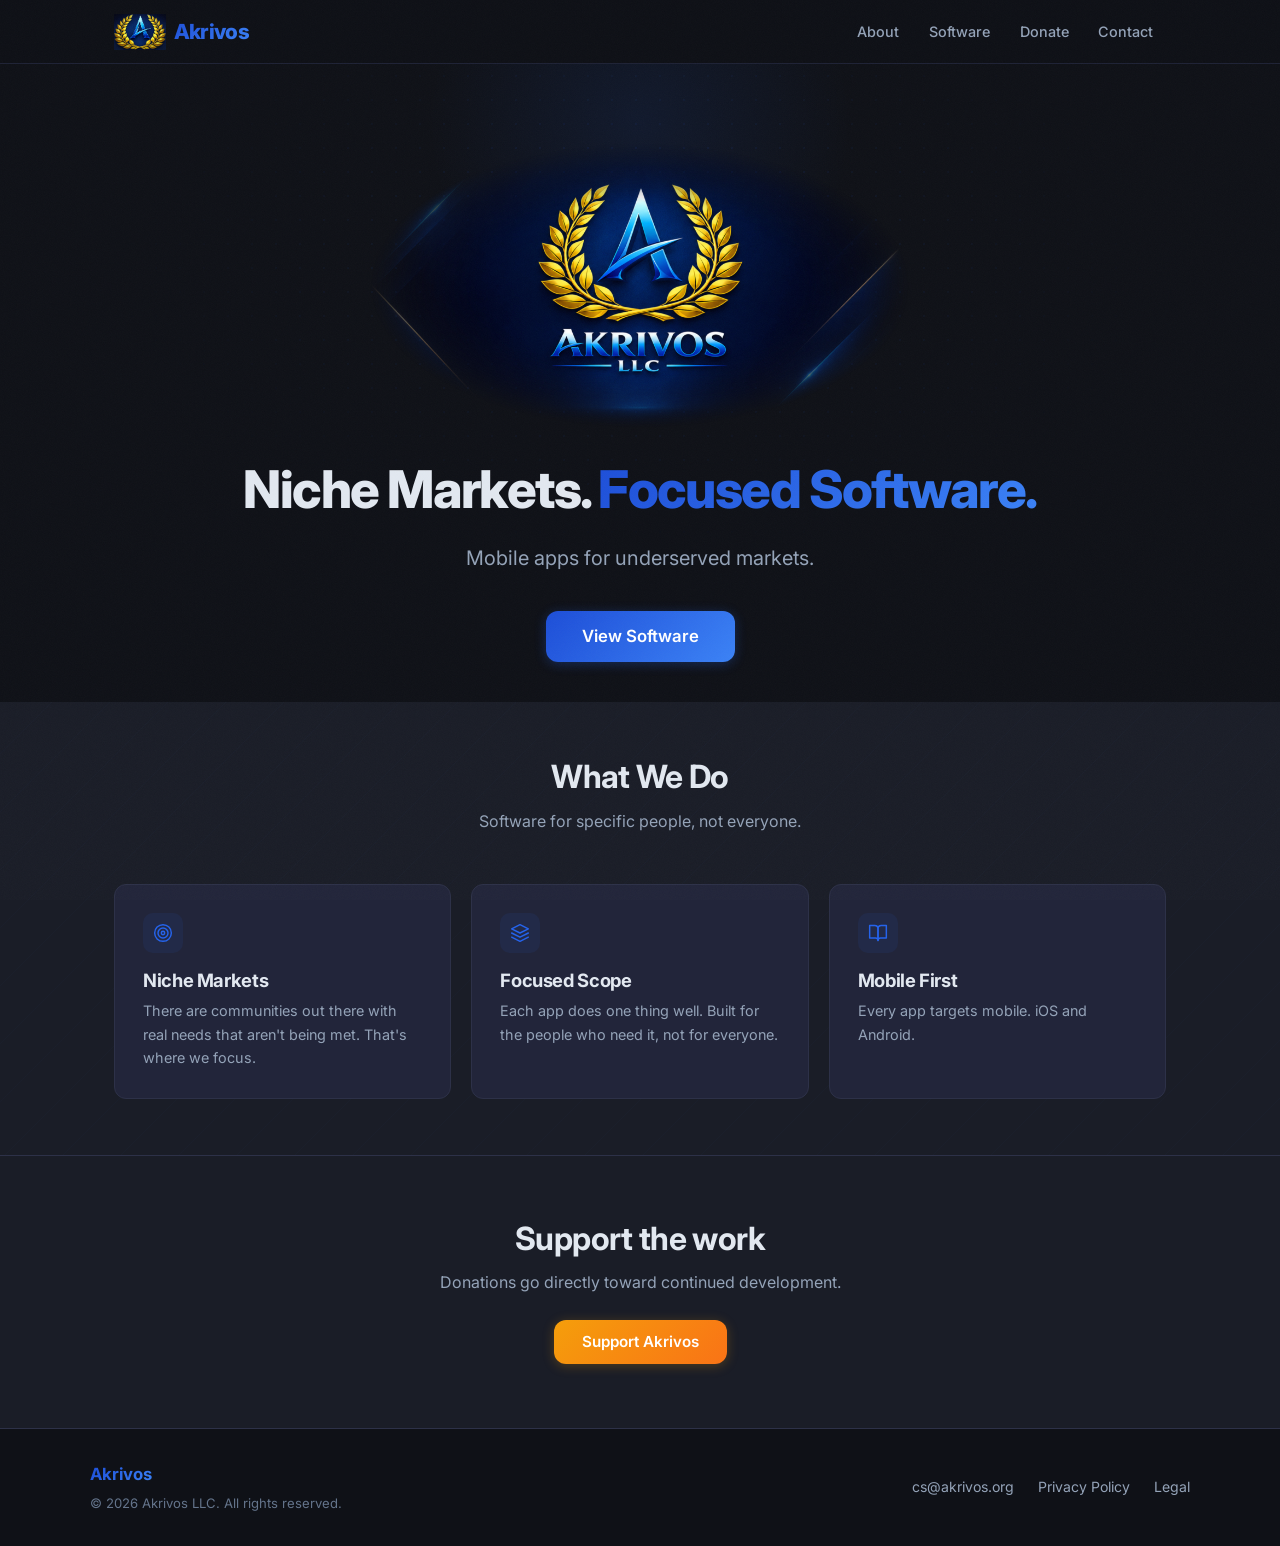
<file: index.html>
<!DOCTYPE html>
<html lang="en">
<head>
  <meta charset="UTF-8">
  <meta name="viewport" content="width=device-width, initial-scale=1.0">
  <title>Akrivos - Niche Markets. Real Products.</title>
  <meta name="description" content="Akrivos researches niche markets and builds the mobile apps they're missing. Independent software company.">
  <meta property="og:title" content="Akrivos - Niche Markets. Real Products.">
  <meta property="og:description" content="Akrivos researches niche markets and builds the mobile apps they're missing.">
  <meta property="og:type" content="website">
  <meta property="og:url" content="https://akrivos.org/">
  <link rel="canonical" href="https://akrivos.org/">
  <link rel="icon" type="image/png" href="assets/images/AkrivosLogoSmall_cropped_only_logo.png">
  <link rel="stylesheet" href="https://cdn.jsdelivr.net/npm/modern-normalize@3.0.1/modern-normalize.min.css">
  <link rel="stylesheet" href="assets/css/style.css">
</head>
<body>

  <nav class="site-nav">
    <div class="nav-container">
      <a href="index.html" class="nav-brand"><img src="assets/images/AkrivosLogoSmall_cropped_only_logo.png" alt="Akrivos" class="nav-logo"><span>Akrivos</span></a>
      <button class="nav-toggle" aria-label="Toggle navigation" aria-expanded="false">
        <svg class="icon-menu" viewBox="0 0 24 24"><line x1="3" y1="6" x2="21" y2="6"/><line x1="3" y1="12" x2="21" y2="12"/><line x1="3" y1="18" x2="21" y2="18"/></svg>
        <svg class="icon-close" viewBox="0 0 24 24"><line x1="18" y1="6" x2="6" y2="18"/><line x1="6" y1="6" x2="18" y2="18"/></svg>
      </button>
      <ul class="nav-links">
        <li><a href="about.html">About</a></li>
        <li><a href="software.html">Software</a></li>
        <li><a href="donate.html">Donate</a></li>
        <li><a href="contact.html">Contact</a></li>
      </ul>
    </div>
  </nav>

  <main>
    <section class="hero hero-home">
      <div class="container">
        <img src="assets/images/akrivos_banner_header_4096_2304.jpg" alt="Akrivos" class="hero-banner">
        <h1>Niche Markets. <span>Focused Software.</span></h1>
        <p class="tagline">Mobile apps for underserved markets.</p>
        <div>
          <a href="software.html" class="btn btn-primary btn-lg">View Software</a>
        </div>
      </div>
    </section>

    <section class="section section-alt">
      <div class="container">
        <div class="section-header">
          <h2>What We Do</h2>
          <p>Software for specific people, not everyone.</p>
        </div>
        <div class="features-grid">
          <div class="feature-card">
            <div class="feature-icon">
              <svg viewBox="0 0 24 24"><circle cx="12" cy="12" r="10"/><circle cx="12" cy="12" r="6"/><circle cx="12" cy="12" r="2"/></svg>
            </div>
            <h3>Niche Markets</h3>
            <p>There are communities out there with real needs that aren't being met. That's where we focus.</p>
          </div>
          <div class="feature-card">
            <div class="feature-icon">
              <svg viewBox="0 0 24 24"><path d="M12 2L2 7l10 5 10-5-10-5z"/><path d="M2 17l10 5 10-5"/><path d="M2 12l10 5 10-5"/></svg>
            </div>
            <h3>Focused Scope</h3>
            <p>Each app does one thing well. Built for the people who need it, not for everyone.</p>
          </div>
          <div class="feature-card">
            <div class="feature-icon">
              <svg viewBox="0 0 24 24"><path d="M2 3h6a4 4 0 0 1 4 4v14a3 3 0 0 0-3-3H2z"/><path d="M22 3h-6a4 4 0 0 0-4 4v14a3 3 0 0 1 3-3h7z"/></svg>
            </div>
            <h3>Mobile First</h3>
            <p>Every app targets mobile. iOS and Android.</p>
          </div>
        </div>
      </div>
    </section>

    <section class="cta-banner">
      <h2>Support the work</h2>
      <p>Donations go directly toward continued development.</p>
      <a href="donate.html" class="btn btn-donate">Support Akrivos</a>
    </section>
  </main>

  <footer class="site-footer">
    <div class="footer-container">
      <div>
        <div class="footer-brand"><span>Akrivos</span></div>
        <p class="footer-text">&copy; 2026 Akrivos LLC. All rights reserved.</p>
      </div>
      <ul class="footer-links">
        <li><a href="mailto:cs@akrivos.org">cs@akrivos.org</a></li>
        <li><a href="privacy-policy.html">Privacy Policy</a></li>
        <li><a href="legal.html">Legal</a></li>
      </ul>
    </div>
  </footer>

  <script src="assets/js/main.js"></script>
</body>
</html>
</file>
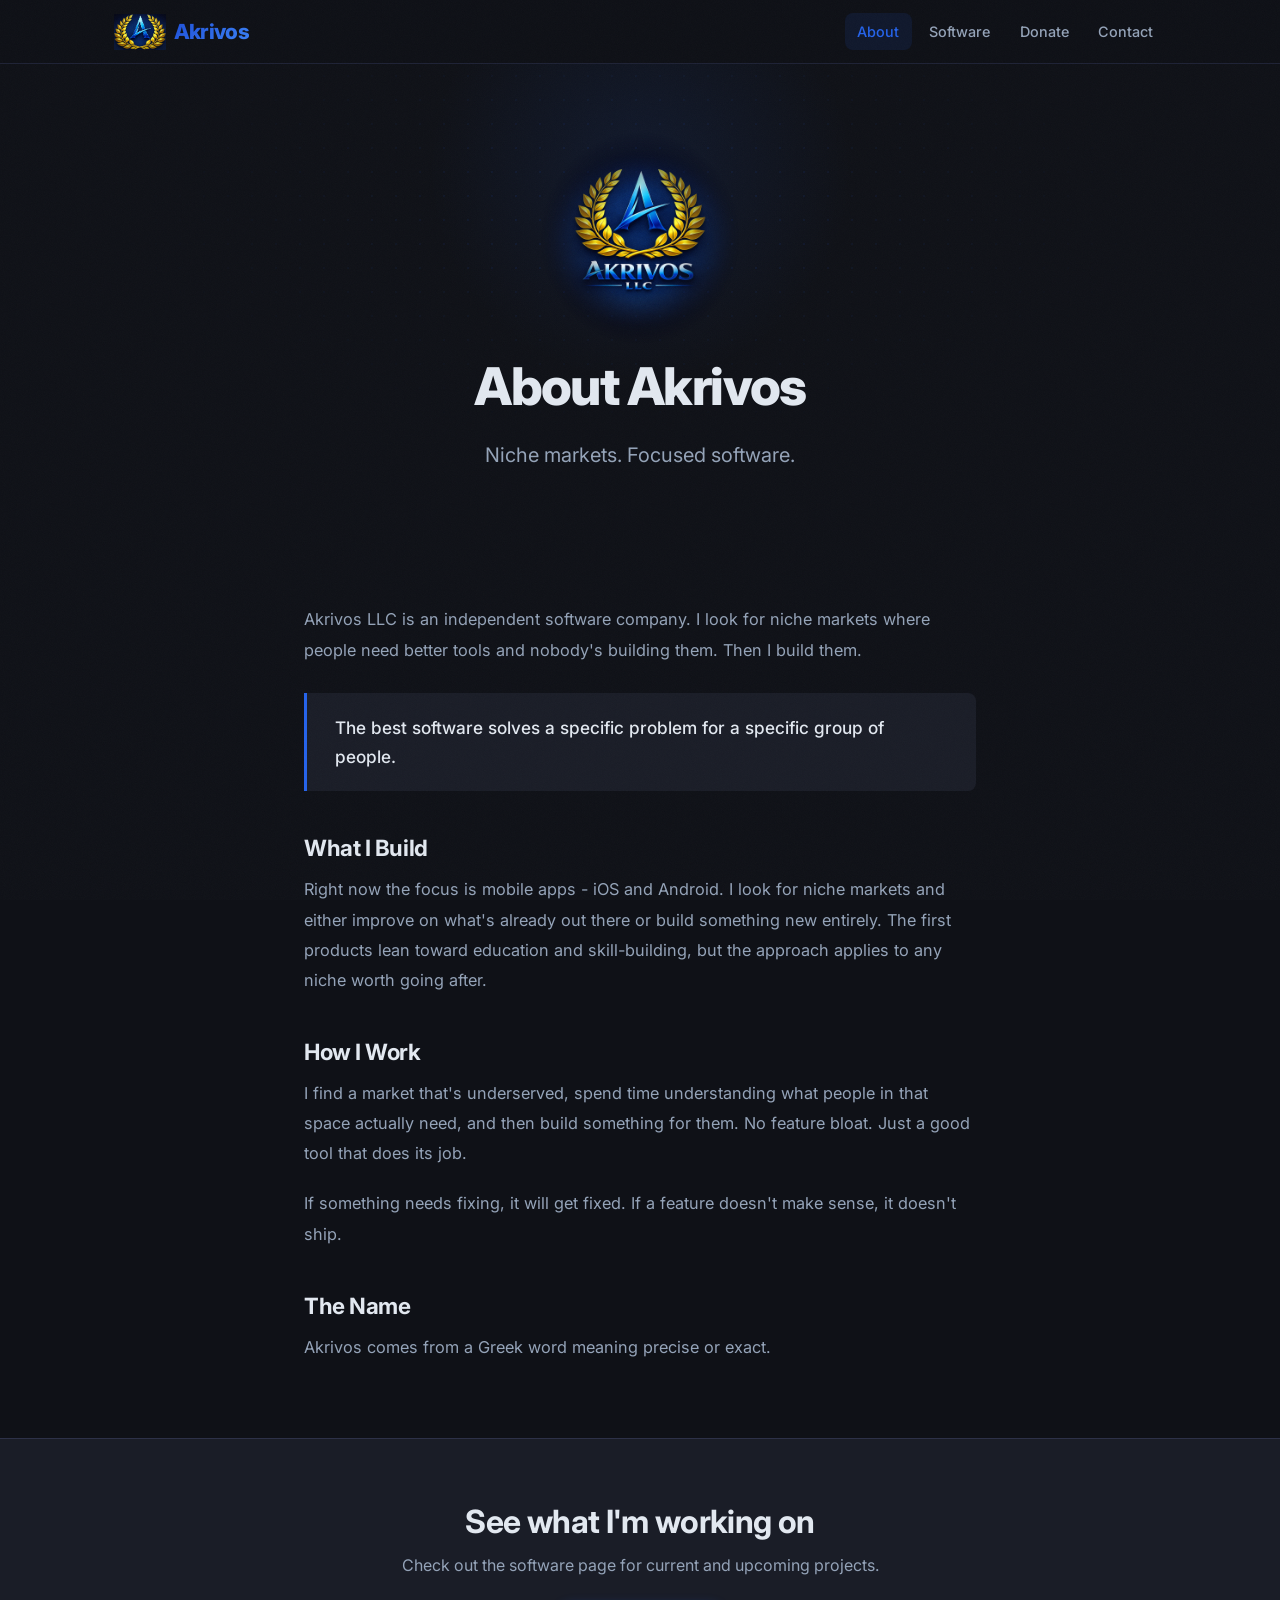
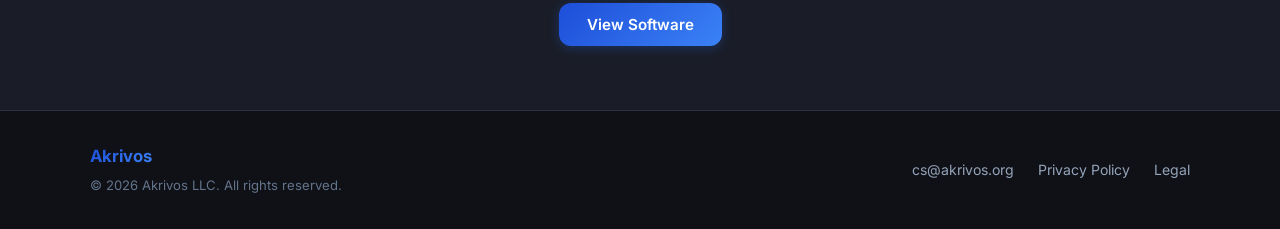
<file: about.html>
<!DOCTYPE html>
<html lang="en">
<head>
  <meta charset="UTF-8">
  <meta name="viewport" content="width=device-width, initial-scale=1.0">
  <title>About - Akrivos</title>
  <meta name="description" content="Akrivos is an independent software company that researches niche markets and builds mobile apps for them.">
  <link rel="canonical" href="https://akrivos.org/about.html">
  <link rel="icon" type="image/png" href="assets/images/AkrivosLogoSmall_cropped_only_logo.png">
  <link rel="stylesheet" href="https://cdn.jsdelivr.net/npm/modern-normalize@3.0.1/modern-normalize.min.css">
  <link rel="stylesheet" href="assets/css/style.css">
</head>
<body>

  <nav class="site-nav">
    <div class="nav-container">
      <a href="index.html" class="nav-brand"><img src="assets/images/AkrivosLogoSmall_cropped_only_logo.png" alt="Akrivos" class="nav-logo"><span>Akrivos</span></a>
      <button class="nav-toggle" aria-label="Toggle navigation" aria-expanded="false">
        <svg class="icon-menu" viewBox="0 0 24 24"><line x1="3" y1="6" x2="21" y2="6"/><line x1="3" y1="12" x2="21" y2="12"/><line x1="3" y1="18" x2="21" y2="18"/></svg>
        <svg class="icon-close" viewBox="0 0 24 24"><line x1="18" y1="6" x2="6" y2="18"/><line x1="6" y1="6" x2="18" y2="18"/></svg>
      </button>
      <ul class="nav-links">
        <li><a href="about.html">About</a></li>
        <li><a href="software.html">Software</a></li>
        <li><a href="donate.html">Donate</a></li>
        <li><a href="contact.html">Contact</a></li>
      </ul>
    </div>
  </nav>

  <main>
    <section class="hero">
      <div class="container">
        <img src="assets/images/AkrivosLogoSmall.png" alt="Akrivos logo" class="hero-logo">
        <h1>About Akrivos</h1>
        <p class="tagline">Niche markets. Focused software.</p>
      </div>
    </section>

    <section class="section">
      <div class="about-content">

        <p>Akrivos LLC is an independent software company. I look for niche markets where people need better tools and nobody's building them. Then I build them.</p>

        <div class="about-highlight">
          <p>The best software solves a specific problem for a specific group of people.</p>
        </div>

        <h2>What I Build</h2>

        <p>Right now the focus is mobile apps - iOS and Android. I look for niche markets and either improve on what's already out there or build something new entirely. The first products lean toward education and skill-building, but the approach applies to any niche worth going after.</p>

        <h2>How I Work</h2>

        <p>I find a market that's underserved, spend time understanding what people in that space actually need, and then build something for them. No feature bloat. Just a good tool that does its job.</p>

        <p>If something needs fixing, it will get fixed. If a feature doesn't make sense, it doesn't ship.</p>

        <h2>The Name</h2>

        <p>Akrivos comes from a Greek word meaning precise or exact.</p>

      </div>
    </section>

    <section class="cta-banner">
      <h2>See what I'm working on</h2>
      <p>Check out the software page for current and upcoming projects.</p>
      <a href="software.html" class="btn btn-primary">View Software</a>
    </section>
  </main>

  <footer class="site-footer">
    <div class="footer-container">
      <div>
        <div class="footer-brand"><span>Akrivos</span></div>
        <p class="footer-text">&copy; 2026 Akrivos LLC. All rights reserved.</p>
      </div>
      <ul class="footer-links">
        <li><a href="mailto:cs@akrivos.org">cs@akrivos.org</a></li>
        <li><a href="privacy-policy.html">Privacy Policy</a></li>
        <li><a href="legal.html">Legal</a></li>
      </ul>
    </div>
  </footer>

  <script src="assets/js/main.js"></script>
</body>
</html>
</file>
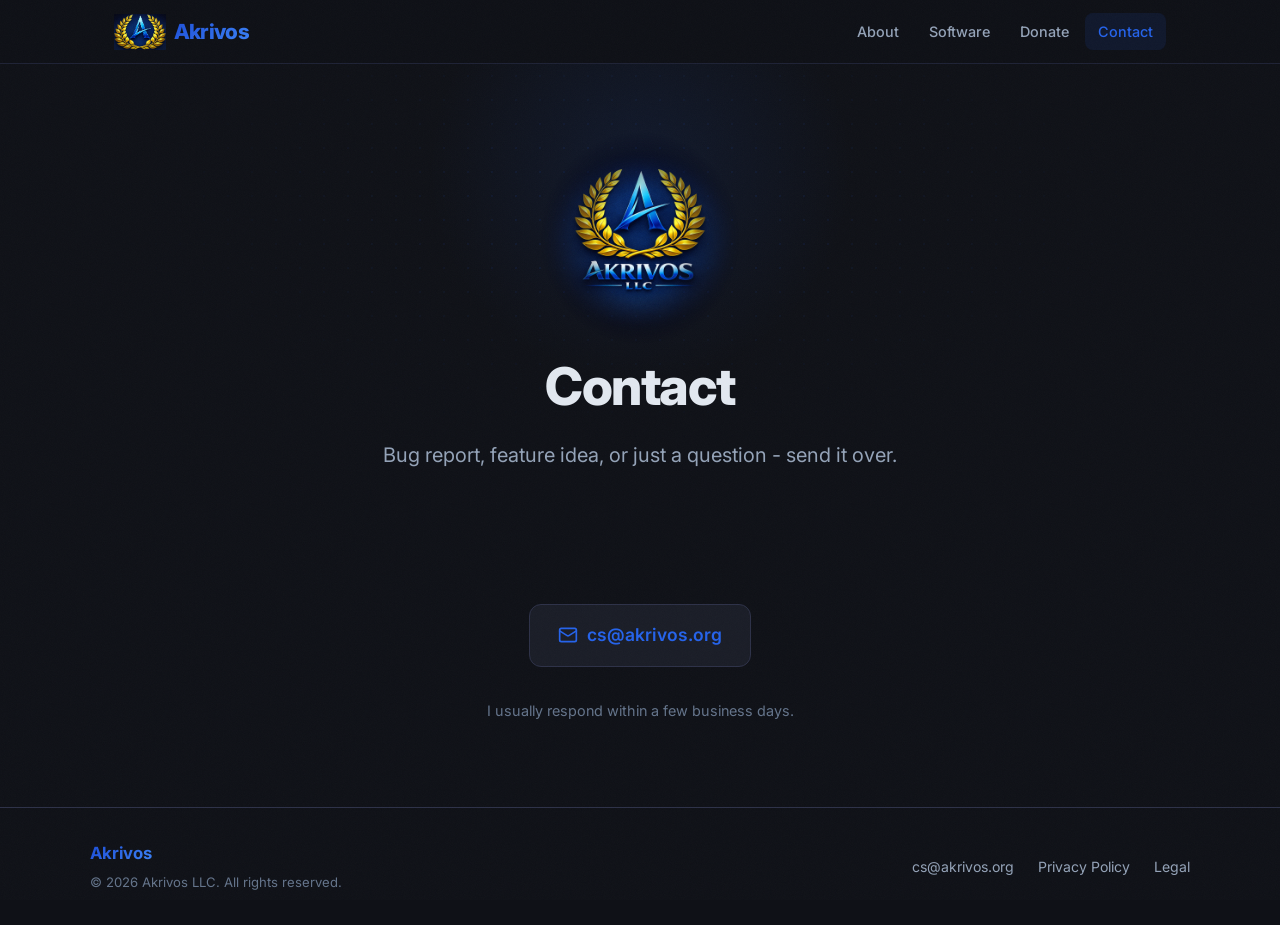
<file: contact.html>
<!DOCTYPE html>
<html lang="en">
<head>
  <meta charset="UTF-8">
  <meta name="viewport" content="width=device-width, initial-scale=1.0">
  <title>Contact - Akrivos</title>
  <meta name="description" content="Get in touch with Akrivos. Questions, feedback, bug reports - reach out via email.">
  <link rel="canonical" href="https://akrivos.org/contact.html">
  <link rel="icon" type="image/png" href="assets/images/AkrivosLogoSmall_cropped_only_logo.png">
  <link rel="stylesheet" href="https://cdn.jsdelivr.net/npm/modern-normalize@3.0.1/modern-normalize.min.css">
  <link rel="stylesheet" href="assets/css/style.css">
</head>
<body>

  <nav class="site-nav">
    <div class="nav-container">
      <a href="index.html" class="nav-brand"><img src="assets/images/AkrivosLogoSmall_cropped_only_logo.png" alt="Akrivos" class="nav-logo"><span>Akrivos</span></a>
      <button class="nav-toggle" aria-label="Toggle navigation" aria-expanded="false">
        <svg class="icon-menu" viewBox="0 0 24 24"><line x1="3" y1="6" x2="21" y2="6"/><line x1="3" y1="12" x2="21" y2="12"/><line x1="3" y1="18" x2="21" y2="18"/></svg>
        <svg class="icon-close" viewBox="0 0 24 24"><line x1="18" y1="6" x2="6" y2="18"/><line x1="6" y1="6" x2="18" y2="18"/></svg>
      </button>
      <ul class="nav-links">
        <li><a href="about.html">About</a></li>
        <li><a href="software.html">Software</a></li>
        <li><a href="donate.html">Donate</a></li>
        <li><a href="contact.html">Contact</a></li>
      </ul>
    </div>
  </nav>

  <main>
    <section class="hero">
      <div class="container">
        <img src="assets/images/AkrivosLogoSmall.png" alt="Akrivos logo" class="hero-logo">
        <h1>Contact</h1>
        <p class="tagline">Bug report, feature idea, or just a question - send it over.</p>
      </div>
    </section>

    <section class="section">
      <div class="contact-content">
        <a href="mailto:cs@akrivos.org" class="contact-email">
          <svg width="22" height="22" viewBox="0 0 24 24" fill="none" stroke="currentColor" stroke-width="2" stroke-linecap="round" stroke-linejoin="round"><rect x="2" y="4" width="20" height="16" rx="2"/><path d="m22 7-8.97 5.7a1.94 1.94 0 0 1-2.06 0L2 7"/></svg>
          cs@akrivos.org
        </a>

        <p style="margin-top: 2rem; color: var(--text-muted); font-size: 0.9rem;">I usually respond within a few business days.</p>
      </div>
    </section>
  </main>

  <footer class="site-footer">
    <div class="footer-container">
      <div>
        <div class="footer-brand"><span>Akrivos</span></div>
        <p class="footer-text">&copy; 2026 Akrivos LLC. All rights reserved.</p>
      </div>
      <ul class="footer-links">
        <li><a href="mailto:cs@akrivos.org">cs@akrivos.org</a></li>
        <li><a href="privacy-policy.html">Privacy Policy</a></li>
        <li><a href="legal.html">Legal</a></li>
      </ul>
    </div>
  </footer>

  <script src="assets/js/main.js"></script>
</body>
</html>
</file>
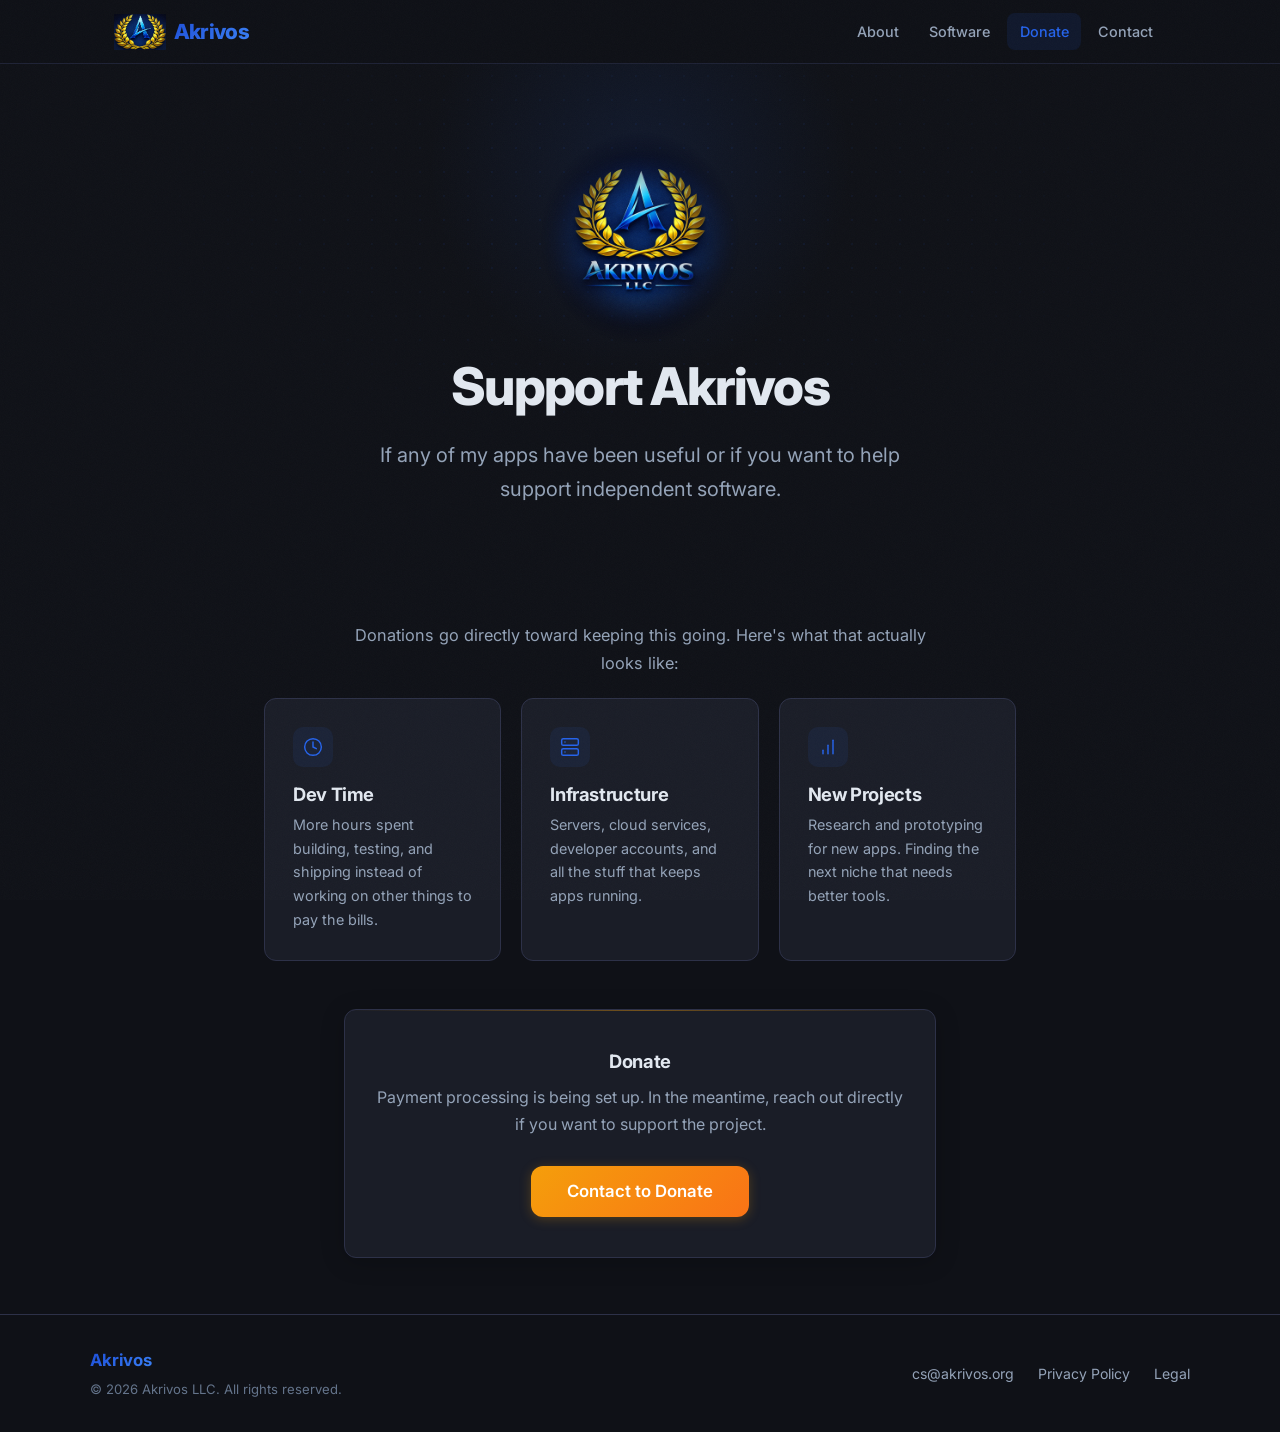
<file: donate.html>
<!DOCTYPE html>
<html lang="en">
<head>
  <meta charset="UTF-8">
  <meta name="viewport" content="width=device-width, initial-scale=1.0">
  <title>Support Akrivos - Donate</title>
  <meta name="description" content="Support Akrivos - an independent developer building focused software products for niche markets.">
  <link rel="canonical" href="https://akrivos.org/donate.html">
  <link rel="icon" type="image/png" href="assets/images/AkrivosLogoSmall_cropped_only_logo.png">
  <link rel="stylesheet" href="https://cdn.jsdelivr.net/npm/modern-normalize@3.0.1/modern-normalize.min.css">
  <link rel="stylesheet" href="assets/css/style.css">
</head>
<body>

  <nav class="site-nav">
    <div class="nav-container">
      <a href="index.html" class="nav-brand"><img src="assets/images/AkrivosLogoSmall_cropped_only_logo.png" alt="Akrivos" class="nav-logo"><span>Akrivos</span></a>
      <button class="nav-toggle" aria-label="Toggle navigation" aria-expanded="false">
        <svg class="icon-menu" viewBox="0 0 24 24"><line x1="3" y1="6" x2="21" y2="6"/><line x1="3" y1="12" x2="21" y2="12"/><line x1="3" y1="18" x2="21" y2="18"/></svg>
        <svg class="icon-close" viewBox="0 0 24 24"><line x1="18" y1="6" x2="6" y2="18"/><line x1="6" y1="6" x2="18" y2="18"/></svg>
      </button>
      <ul class="nav-links">
        <li><a href="about.html">About</a></li>
        <li><a href="software.html">Software</a></li>
        <li><a href="donate.html">Donate</a></li>
        <li><a href="contact.html">Contact</a></li>
      </ul>
    </div>
  </nav>

  <main>
    <section class="hero donate-hero">
      <div class="container">
        <img src="assets/images/AkrivosLogoSmall.png" alt="Akrivos logo" class="hero-logo">
        <h1>Support Akrivos</h1>
        <p class="tagline">If any of my apps have been useful or if you want to help support independent software.</p>
      </div>
    </section>

    <section class="section">
      <div class="donate-content">
        <p>Donations go directly toward keeping this going. Here's what that actually looks like:</p>
      </div>

      <div class="container-narrow">
        <div class="features-grid" style="margin-bottom: 3rem;">
          <div class="feature-card">
            <div class="feature-icon">
              <svg viewBox="0 0 24 24"><circle cx="12" cy="12" r="10"/><polyline points="12 6 12 12 16 14"/></svg>
            </div>
            <h3>Dev Time</h3>
            <p>More hours spent building, testing, and shipping instead of working on other things to pay the bills.</p>
          </div>
          <div class="feature-card">
            <div class="feature-icon">
              <svg viewBox="0 0 24 24"><rect x="2" y="2" width="20" height="8" rx="2" ry="2"/><rect x="2" y="14" width="20" height="8" rx="2" ry="2"/><line x1="6" y1="6" x2="6.01" y2="6"/><line x1="6" y1="18" x2="6.01" y2="18"/></svg>
            </div>
            <h3>Infrastructure</h3>
            <p>Servers, cloud services, developer accounts, and all the stuff that keeps apps running.</p>
          </div>
          <div class="feature-card">
            <div class="feature-icon">
              <svg viewBox="0 0 24 24"><line x1="12" y1="20" x2="12" y2="10"/><line x1="18" y1="20" x2="18" y2="4"/><line x1="6" y1="20" x2="6" y2="16"/></svg>
            </div>
            <h3>New Projects</h3>
            <p>Research and prototyping for new apps. Finding the next niche that needs better tools.</p>
          </div>
        </div>
      </div>

      <div class="container-xs">
        <div class="donate-card">
          <h3>Donate</h3>
          <p>Payment processing is being set up. In the meantime, reach out directly if you want to support the project.</p>
          <a href="mailto:cs@akrivos.org" class="btn btn-donate btn-lg">Contact to Donate</a>
        </div>
      </div>
    </section>
  </main>

  <footer class="site-footer">
    <div class="footer-container">
      <div>
        <div class="footer-brand"><span>Akrivos</span></div>
        <p class="footer-text">&copy; 2026 Akrivos LLC. All rights reserved.</p>
      </div>
      <ul class="footer-links">
        <li><a href="mailto:cs@akrivos.org">cs@akrivos.org</a></li>
        <li><a href="privacy-policy.html">Privacy Policy</a></li>
        <li><a href="legal.html">Legal</a></li>
      </ul>
    </div>
  </footer>

  <script src="assets/js/main.js"></script>
</body>
</html>
</file>
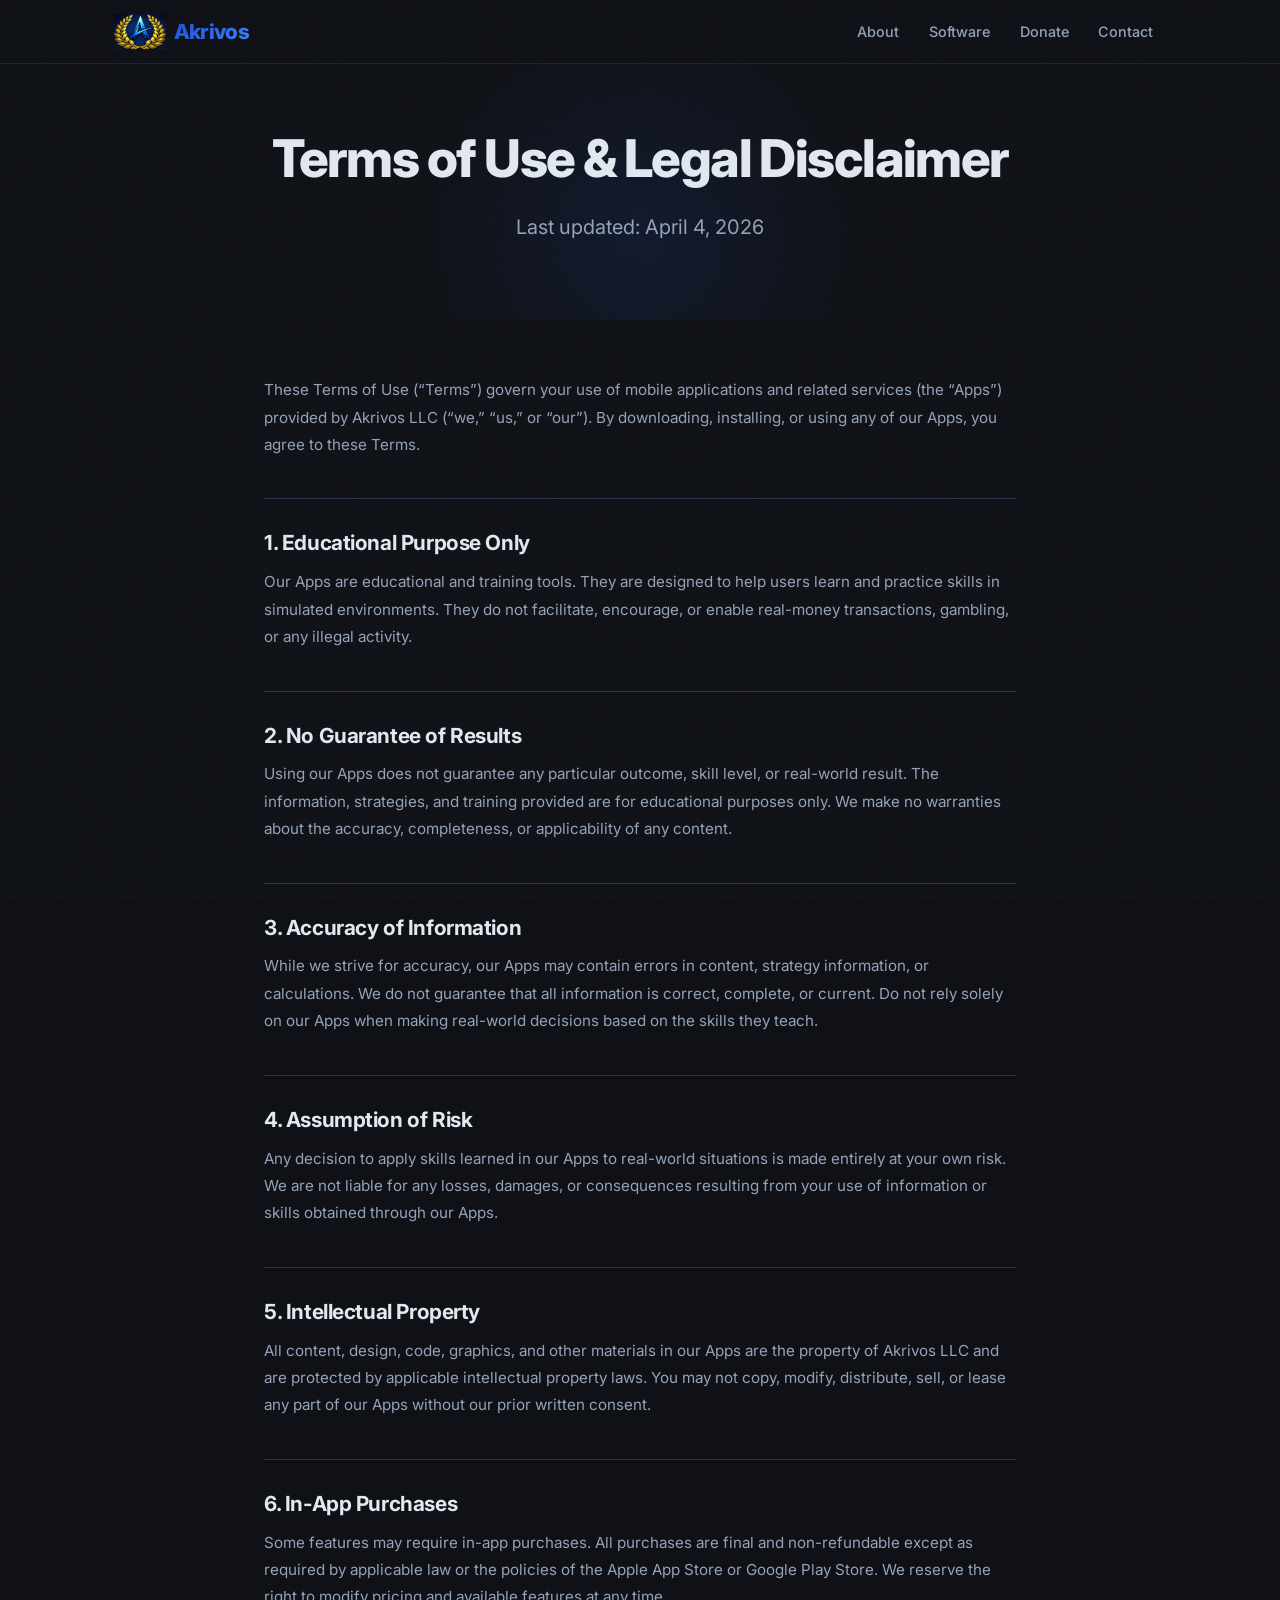
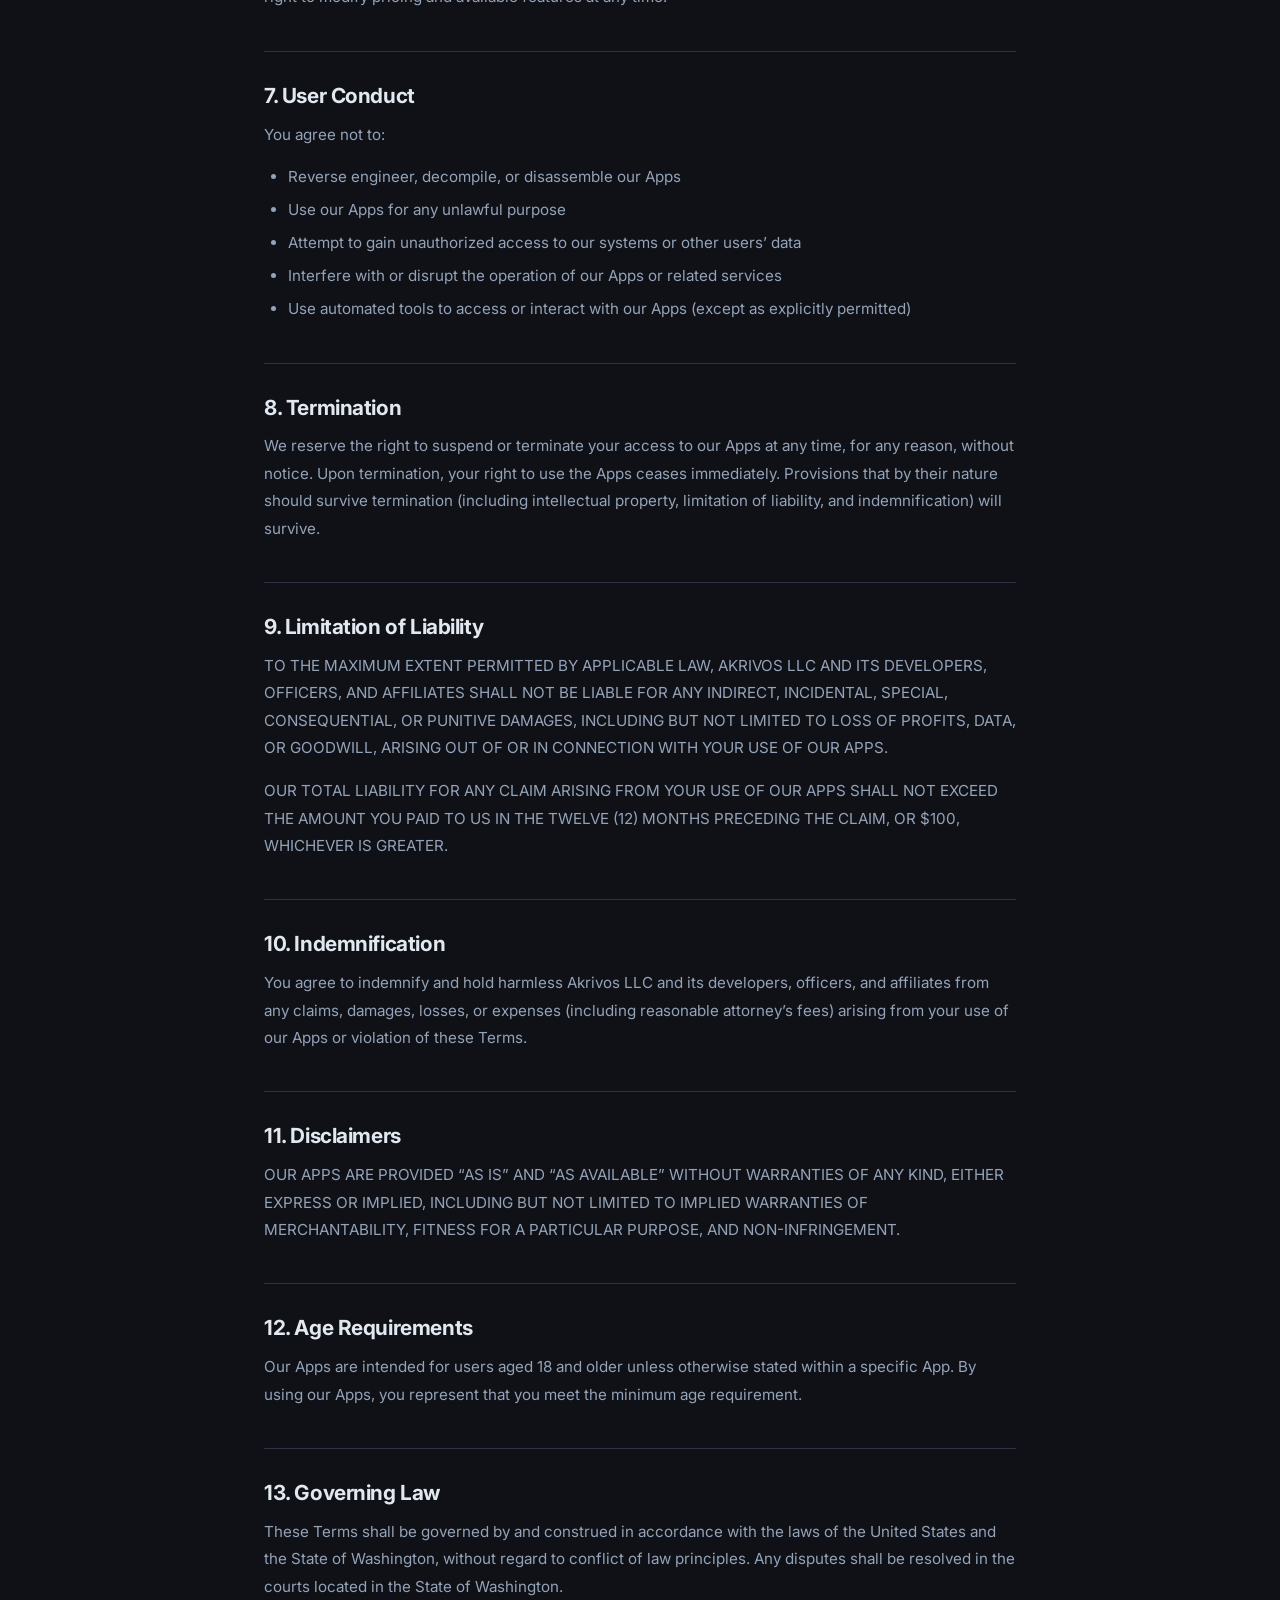
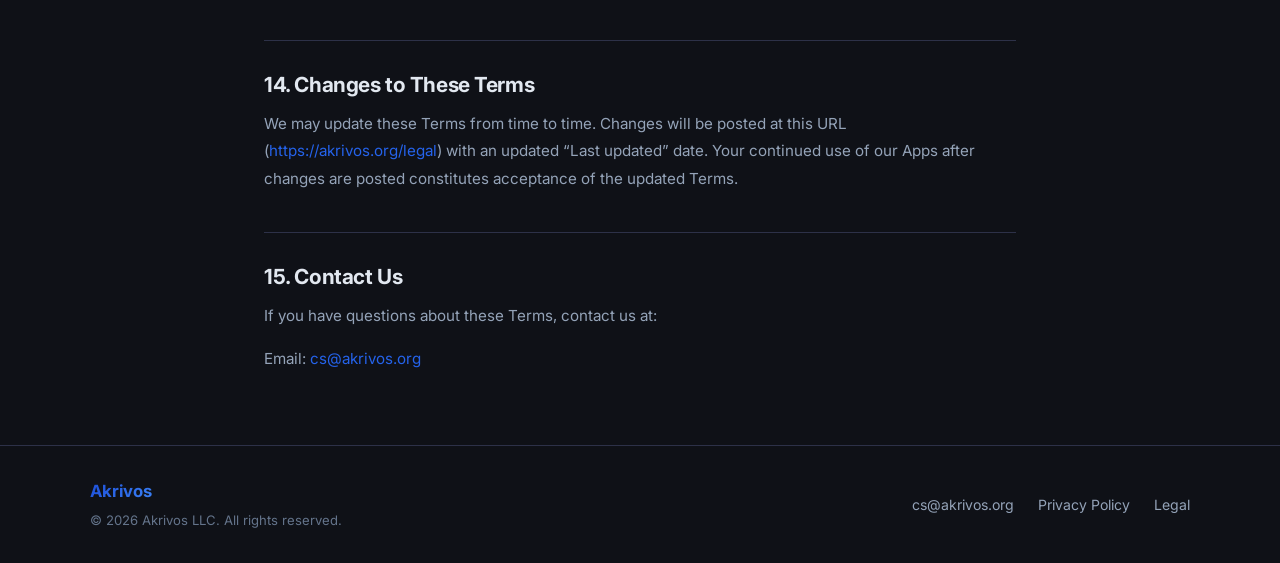
<file: legal.html>
<!DOCTYPE html>
<html lang="en">
<head>
  <meta charset="UTF-8">
  <meta name="viewport" content="width=device-width, initial-scale=1.0">
  <title>Terms of Use &amp; Legal Disclaimer - Akrivos</title>
  <meta name="description" content="Akrivos Terms of Use and Legal Disclaimer governing the use of our mobile applications and services.">
  <link rel="canonical" href="https://akrivos.org/legal.html">
  <link rel="icon" type="image/png" href="assets/images/AkrivosLogoSmall_cropped_only_logo.png">
  <link rel="stylesheet" href="https://cdn.jsdelivr.net/npm/modern-normalize@3.0.1/modern-normalize.min.css">
  <link rel="stylesheet" href="assets/css/style.css">
</head>
<body>

  <!-- Navigation -->
  <nav class="site-nav">
    <div class="nav-container">
      <a href="index.html" class="nav-brand"><img src="assets/images/AkrivosLogoSmall_cropped_only_logo.png" alt="Akrivos" class="nav-logo"><span>Akrivos</span></a>
      <button class="nav-toggle" aria-label="Toggle navigation" aria-expanded="false">
        <svg class="icon-menu" viewBox="0 0 24 24"><line x1="3" y1="6" x2="21" y2="6"/><line x1="3" y1="12" x2="21" y2="12"/><line x1="3" y1="18" x2="21" y2="18"/></svg>
        <svg class="icon-close" viewBox="0 0 24 24"><line x1="18" y1="6" x2="6" y2="18"/><line x1="6" y1="6" x2="18" y2="18"/></svg>
      </button>
      <ul class="nav-links">
        <li><a href="about.html">About</a></li>
        <li><a href="software.html">Software</a></li>
        <li><a href="donate.html">Donate</a></li>
        <li><a href="contact.html">Contact</a></li>
      </ul>
    </div>
  </nav>

  <main>
    <!-- Hero -->
    <section class="hero">
      <div class="container">
        <h1>Terms of Use &amp; Legal Disclaimer</h1>
        <p class="tagline">Last updated: April 4, 2026</p>
      </div>
    </section>

    <!-- Legal Content -->
    <section class="section">
      <div class="legal-content">

        <p>These Terms of Use (&ldquo;Terms&rdquo;) govern your use of mobile applications and related services (the &ldquo;Apps&rdquo;) provided by Akrivos LLC (&ldquo;we,&rdquo; &ldquo;us,&rdquo; or &ldquo;our&rdquo;). By downloading, installing, or using any of our Apps, you agree to these Terms.</p>

        <h2>1. Educational Purpose Only</h2>

        <p>Our Apps are educational and training tools. They are designed to help users learn and practice skills in simulated environments. They do not facilitate, encourage, or enable real-money transactions, gambling, or any illegal activity.</p>

        <h2>2. No Guarantee of Results</h2>

        <p>Using our Apps does not guarantee any particular outcome, skill level, or real-world result. The information, strategies, and training provided are for educational purposes only. We make no warranties about the accuracy, completeness, or applicability of any content.</p>

        <h2>3. Accuracy of Information</h2>

        <p>While we strive for accuracy, our Apps may contain errors in content, strategy information, or calculations. We do not guarantee that all information is correct, complete, or current. Do not rely solely on our Apps when making real-world decisions based on the skills they teach.</p>

        <h2>4. Assumption of Risk</h2>

        <p>Any decision to apply skills learned in our Apps to real-world situations is made entirely at your own risk. We are not liable for any losses, damages, or consequences resulting from your use of information or skills obtained through our Apps.</p>

        <h2>5. Intellectual Property</h2>

        <p>All content, design, code, graphics, and other materials in our Apps are the property of Akrivos LLC and are protected by applicable intellectual property laws. You may not copy, modify, distribute, sell, or lease any part of our Apps without our prior written consent.</p>

        <h2>6. In-App Purchases</h2>

        <p>Some features may require in-app purchases. All purchases are final and non-refundable except as required by applicable law or the policies of the Apple App Store or Google Play Store. We reserve the right to modify pricing and available features at any time.</p>

        <h2>7. User Conduct</h2>

        <p>You agree not to:</p>

        <ul>
          <li>Reverse engineer, decompile, or disassemble our Apps</li>
          <li>Use our Apps for any unlawful purpose</li>
          <li>Attempt to gain unauthorized access to our systems or other users&rsquo; data</li>
          <li>Interfere with or disrupt the operation of our Apps or related services</li>
          <li>Use automated tools to access or interact with our Apps (except as explicitly permitted)</li>
        </ul>

        <h2>8. Termination</h2>

        <p>We reserve the right to suspend or terminate your access to our Apps at any time, for any reason, without notice. Upon termination, your right to use the Apps ceases immediately. Provisions that by their nature should survive termination (including intellectual property, limitation of liability, and indemnification) will survive.</p>

        <h2>9. Limitation of Liability</h2>

        <p>TO THE MAXIMUM EXTENT PERMITTED BY APPLICABLE LAW, AKRIVOS LLC AND ITS DEVELOPERS, OFFICERS, AND AFFILIATES SHALL NOT BE LIABLE FOR ANY INDIRECT, INCIDENTAL, SPECIAL, CONSEQUENTIAL, OR PUNITIVE DAMAGES, INCLUDING BUT NOT LIMITED TO LOSS OF PROFITS, DATA, OR GOODWILL, ARISING OUT OF OR IN CONNECTION WITH YOUR USE OF OUR APPS.</p>

        <p>OUR TOTAL LIABILITY FOR ANY CLAIM ARISING FROM YOUR USE OF OUR APPS SHALL NOT EXCEED THE AMOUNT YOU PAID TO US IN THE TWELVE (12) MONTHS PRECEDING THE CLAIM, OR $100, WHICHEVER IS GREATER.</p>

        <h2>10. Indemnification</h2>

        <p>You agree to indemnify and hold harmless Akrivos LLC and its developers, officers, and affiliates from any claims, damages, losses, or expenses (including reasonable attorney&rsquo;s fees) arising from your use of our Apps or violation of these Terms.</p>

        <h2>11. Disclaimers</h2>

        <p>OUR APPS ARE PROVIDED &ldquo;AS IS&rdquo; AND &ldquo;AS AVAILABLE&rdquo; WITHOUT WARRANTIES OF ANY KIND, EITHER EXPRESS OR IMPLIED, INCLUDING BUT NOT LIMITED TO IMPLIED WARRANTIES OF MERCHANTABILITY, FITNESS FOR A PARTICULAR PURPOSE, AND NON-INFRINGEMENT.</p>

        <h2>12. Age Requirements</h2>

        <p>Our Apps are intended for users aged 18 and older unless otherwise stated within a specific App. By using our Apps, you represent that you meet the minimum age requirement.</p>

        <h2>13. Governing Law</h2>

        <p>These Terms shall be governed by and construed in accordance with the laws of the United States and the State of Washington, without regard to conflict of law principles. Any disputes shall be resolved in the courts located in the State of Washington.</p>

        <h2>14. Changes to These Terms</h2>

        <p>We may update these Terms from time to time. Changes will be posted at this URL (<a href="https://akrivos.org/legal">https://akrivos.org/legal</a>) with an updated &ldquo;Last updated&rdquo; date. Your continued use of our Apps after changes are posted constitutes acceptance of the updated Terms.</p>

        <h2>15. Contact Us</h2>

        <p>If you have questions about these Terms, contact us at:</p>

        <p>Email: <a href="mailto:cs@akrivos.org">cs@akrivos.org</a></p>

      </div>
    </section>
  </main>

  <!-- Footer -->
  <footer class="site-footer">
    <div class="footer-container">
      <div>
        <div class="footer-brand"><span>Akrivos</span></div>
        <p class="footer-text">&copy; 2026 Akrivos LLC. All rights reserved.</p>
      </div>
      <ul class="footer-links">
        <li><a href="mailto:cs@akrivos.org">cs@akrivos.org</a></li>
        <li><a href="privacy-policy.html">Privacy Policy</a></li>
        <li><a href="legal.html">Legal</a></li>
      </ul>
    </div>
  </footer>

  <script src="assets/js/main.js"></script>
</body>
</html>
</file>
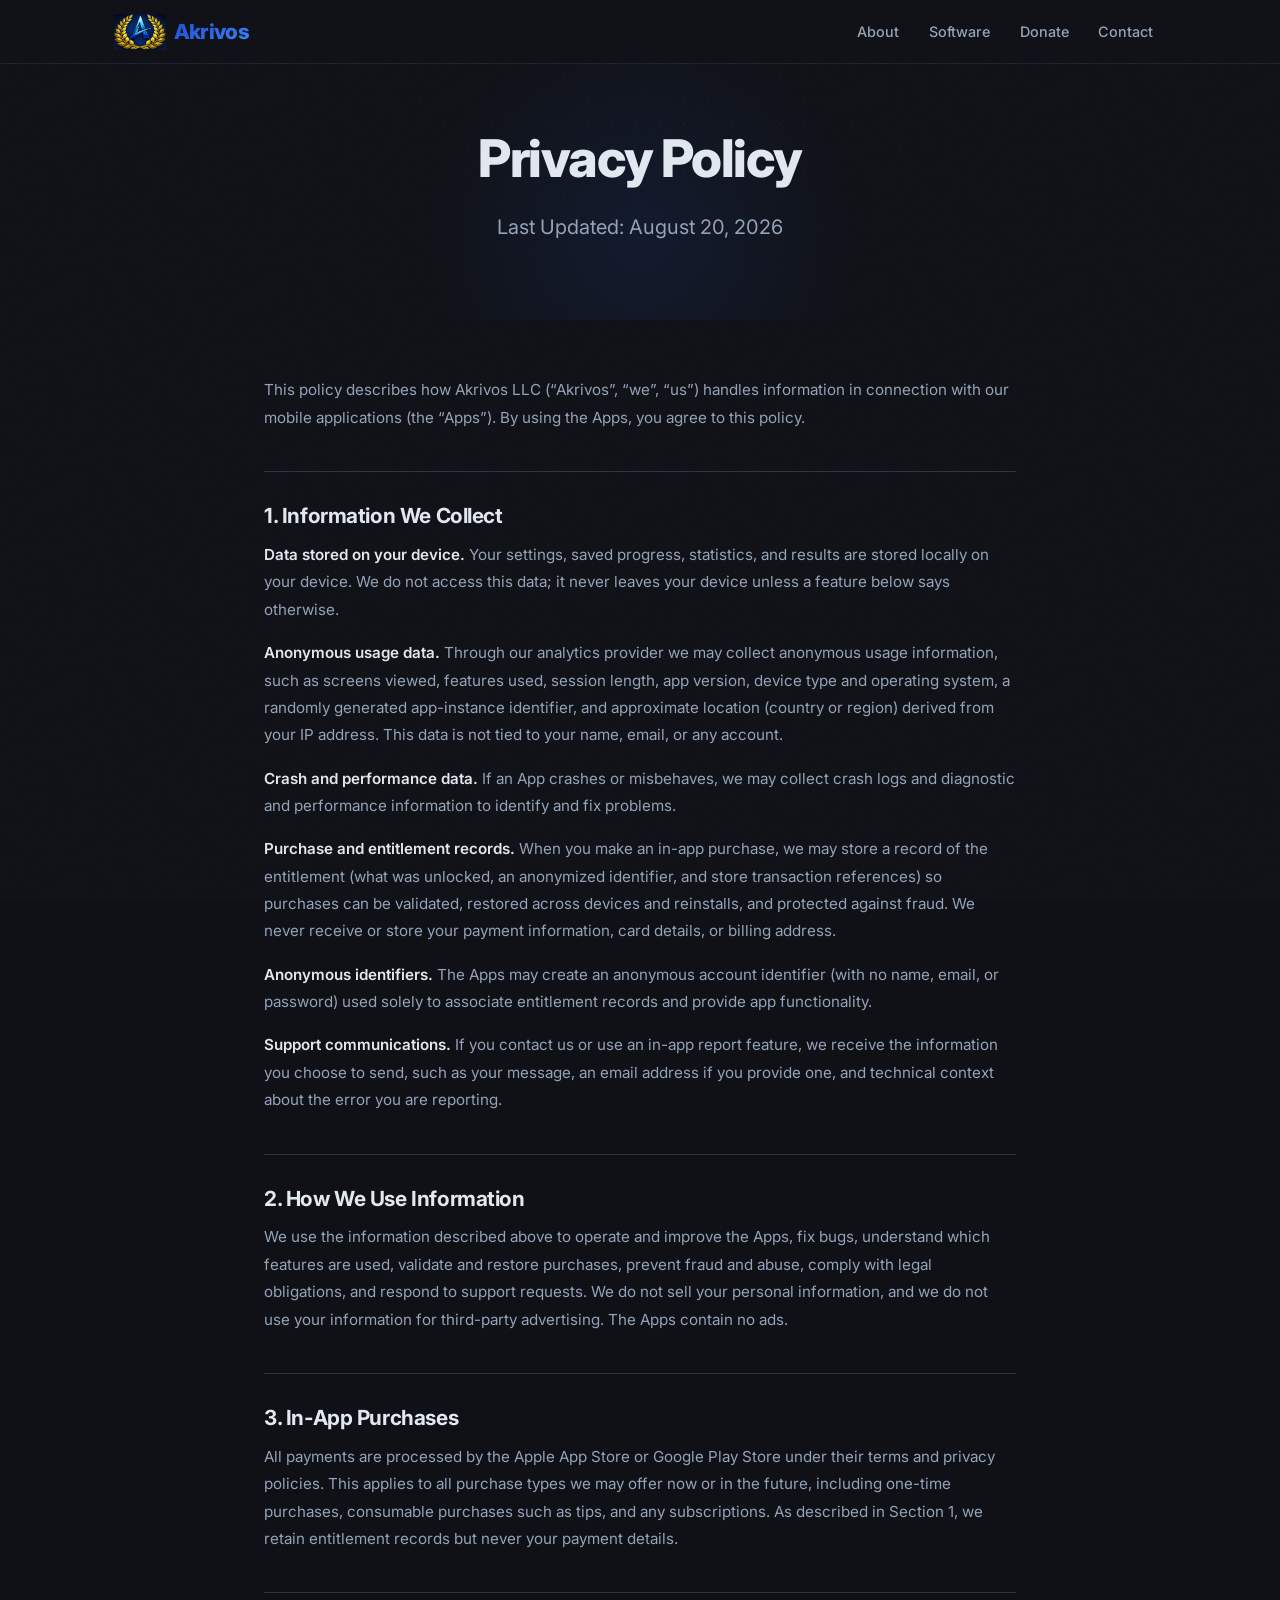
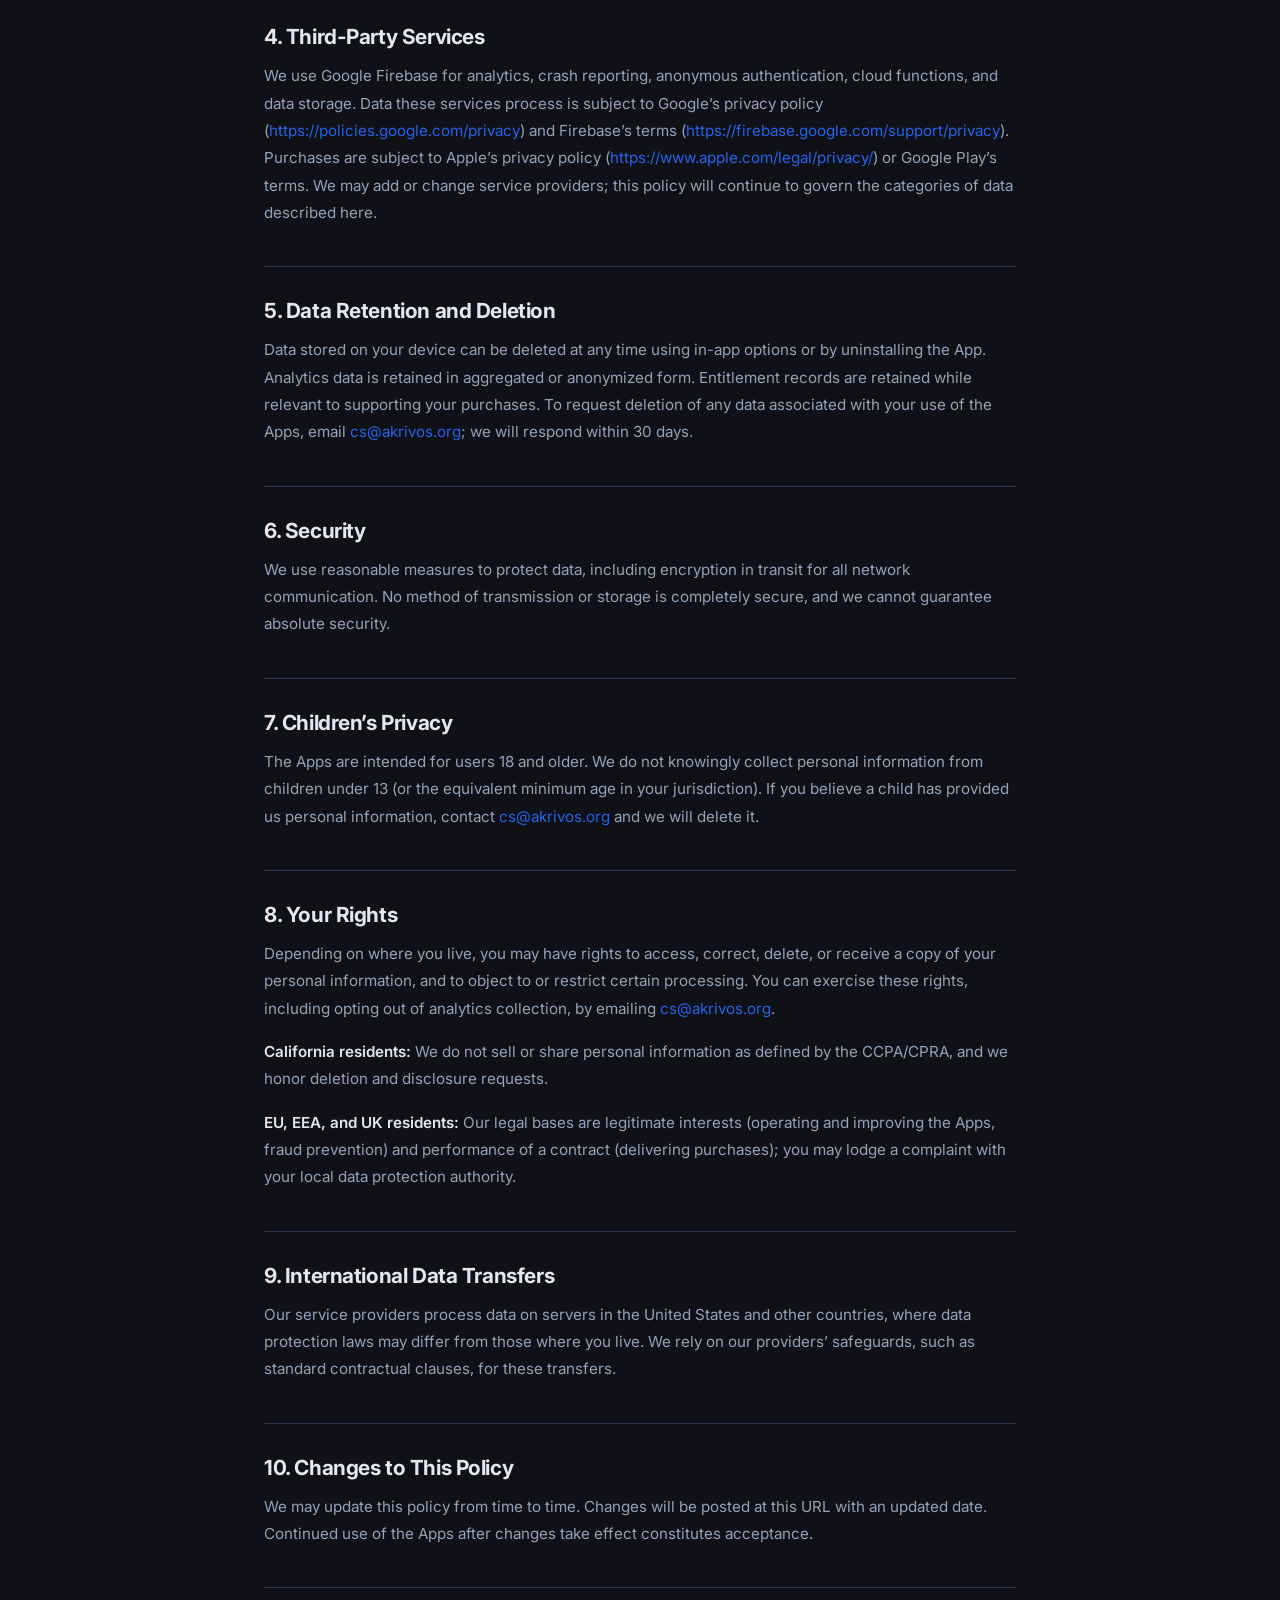
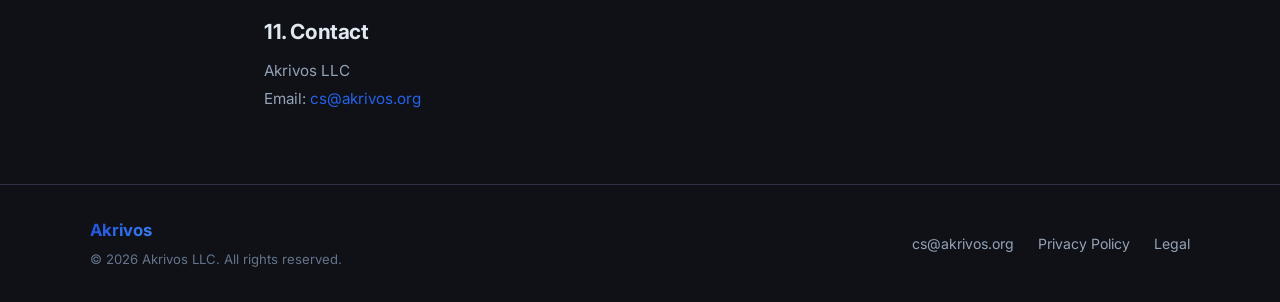
<file: privacy-policy.html>
<!DOCTYPE html>
<html lang="en">
<head>
  <meta charset="UTF-8">
  <meta name="viewport" content="width=device-width, initial-scale=1.0">
  <title>Privacy Policy - Akrivos</title>
  <meta name="description" content="Akrivos Privacy Policy - how we collect, use, store, and protect your information.">
  <link rel="canonical" href="https://akrivos.org/privacy-policy.html">
  <link rel="icon" type="image/png" href="assets/images/AkrivosLogoSmall_cropped_only_logo.png">
  <link rel="stylesheet" href="https://cdn.jsdelivr.net/npm/modern-normalize@3.0.1/modern-normalize.min.css">
  <link rel="stylesheet" href="assets/css/style.css">
</head>
<body>

  <!-- Navigation -->
  <nav class="site-nav">
    <div class="nav-container">
      <a href="index.html" class="nav-brand"><img src="assets/images/AkrivosLogoSmall_cropped_only_logo.png" alt="Akrivos" class="nav-logo"><span>Akrivos</span></a>
      <button class="nav-toggle" aria-label="Toggle navigation" aria-expanded="false">
        <svg class="icon-menu" viewBox="0 0 24 24"><line x1="3" y1="6" x2="21" y2="6"/><line x1="3" y1="12" x2="21" y2="12"/><line x1="3" y1="18" x2="21" y2="18"/></svg>
        <svg class="icon-close" viewBox="0 0 24 24"><line x1="18" y1="6" x2="6" y2="18"/><line x1="6" y1="6" x2="18" y2="18"/></svg>
      </button>
      <ul class="nav-links">
        <li><a href="about.html">About</a></li>
        <li><a href="software.html">Software</a></li>
        <li><a href="donate.html">Donate</a></li>
        <li><a href="contact.html">Contact</a></li>
      </ul>
    </div>
  </nav>

  <main>
    <!-- Hero -->
    <section class="hero">
      <div class="container">
        <h1>Privacy Policy</h1>
        <p class="tagline">Last Updated: August 20, 2026</p>
      </div>
    </section>

    <!-- Privacy Policy Content -->
    <section class="section">
      <div class="legal-content">

        <p>This policy describes how Akrivos LLC (&ldquo;Akrivos&rdquo;, &ldquo;we&rdquo;, &ldquo;us&rdquo;) handles information in connection with our mobile applications (the &ldquo;Apps&rdquo;). By using the Apps, you agree to this policy.</p>

        <h2>1. Information We Collect</h2>

        <p><strong>Data stored on your device.</strong> Your settings, saved progress, statistics, and results are stored locally on your device. We do not access this data; it never leaves your device unless a feature below says otherwise.</p>

        <p><strong>Anonymous usage data.</strong> Through our analytics provider we may collect anonymous usage information, such as screens viewed, features used, session length, app version, device type and operating system, a randomly generated app-instance identifier, and approximate location (country or region) derived from your IP address. This data is not tied to your name, email, or any account.</p>

        <p><strong>Crash and performance data.</strong> If an App crashes or misbehaves, we may collect crash logs and diagnostic and performance information to identify and fix problems.</p>

        <p><strong>Purchase and entitlement records.</strong> When you make an in-app purchase, we may store a record of the entitlement (what was unlocked, an anonymized identifier, and store transaction references) so purchases can be validated, restored across devices and reinstalls, and protected against fraud. We never receive or store your payment information, card details, or billing address.</p>

        <p><strong>Anonymous identifiers.</strong> The Apps may create an anonymous account identifier (with no name, email, or password) used solely to associate entitlement records and provide app functionality.</p>

        <p><strong>Support communications.</strong> If you contact us or use an in-app report feature, we receive the information you choose to send, such as your message, an email address if you provide one, and technical context about the error you are reporting.</p>

        <h2>2. How We Use Information</h2>

        <p>We use the information described above to operate and improve the Apps, fix bugs, understand which features are used, validate and restore purchases, prevent fraud and abuse, comply with legal obligations, and respond to support requests. We do not sell your personal information, and we do not use your information for third-party advertising. The Apps contain no ads.</p>

        <h2>3. In-App Purchases</h2>

        <p>All payments are processed by the Apple App Store or Google Play Store under their terms and privacy policies. This applies to all purchase types we may offer now or in the future, including one-time purchases, consumable purchases such as tips, and any subscriptions. As described in Section 1, we retain entitlement records but never your payment details.</p>

        <h2>4. Third-Party Services</h2>

        <p>We use Google Firebase for analytics, crash reporting, anonymous authentication, cloud functions, and data storage. Data these services process is subject to Google&rsquo;s privacy policy (<a href="https://policies.google.com/privacy" target="_blank" rel="noopener">https://policies.google.com/privacy</a>) and Firebase&rsquo;s terms (<a href="https://firebase.google.com/support/privacy" target="_blank" rel="noopener">https://firebase.google.com/support/privacy</a>). Purchases are subject to Apple&rsquo;s privacy policy (<a href="https://www.apple.com/legal/privacy/" target="_blank" rel="noopener">https://www.apple.com/legal/privacy/</a>) or Google Play&rsquo;s terms. We may add or change service providers; this policy will continue to govern the categories of data described here.</p>

        <h2>5. Data Retention and Deletion</h2>

        <p>Data stored on your device can be deleted at any time using in-app options or by uninstalling the App. Analytics data is retained in aggregated or anonymized form. Entitlement records are retained while relevant to supporting your purchases. To request deletion of any data associated with your use of the Apps, email <a href="mailto:cs@akrivos.org">cs@akrivos.org</a>; we will respond within 30 days.</p>

        <h2>6. Security</h2>

        <p>We use reasonable measures to protect data, including encryption in transit for all network communication. No method of transmission or storage is completely secure, and we cannot guarantee absolute security.</p>

        <h2>7. Children&rsquo;s Privacy</h2>

        <p>The Apps are intended for users 18 and older. We do not knowingly collect personal information from children under 13 (or the equivalent minimum age in your jurisdiction). If you believe a child has provided us personal information, contact <a href="mailto:cs@akrivos.org">cs@akrivos.org</a> and we will delete it.</p>

        <h2>8. Your Rights</h2>

        <p>Depending on where you live, you may have rights to access, correct, delete, or receive a copy of your personal information, and to object to or restrict certain processing. You can exercise these rights, including opting out of analytics collection, by emailing <a href="mailto:cs@akrivos.org">cs@akrivos.org</a>.</p>

        <p><strong>California residents:</strong> We do not sell or share personal information as defined by the CCPA/CPRA, and we honor deletion and disclosure requests.</p>

        <p><strong>EU, EEA, and UK residents:</strong> Our legal bases are legitimate interests (operating and improving the Apps, fraud prevention) and performance of a contract (delivering purchases); you may lodge a complaint with your local data protection authority.</p>

        <h2>9. International Data Transfers</h2>

        <p>Our service providers process data on servers in the United States and other countries, where data protection laws may differ from those where you live. We rely on our providers&rsquo; safeguards, such as standard contractual clauses, for these transfers.</p>

        <h2>10. Changes to This Policy</h2>

        <p>We may update this policy from time to time. Changes will be posted at this URL with an updated date. Continued use of the Apps after changes take effect constitutes acceptance.</p>

        <h2>11. Contact</h2>

        <p>Akrivos LLC<br>
        Email: <a href="mailto:cs@akrivos.org">cs@akrivos.org</a></p>

      </div>
    </section>
  </main>

  <!-- Footer -->
  <footer class="site-footer">
    <div class="footer-container">
      <div>
        <div class="footer-brand"><span>Akrivos</span></div>
        <p class="footer-text">&copy; 2026 Akrivos LLC. All rights reserved.</p>
      </div>
      <ul class="footer-links">
        <li><a href="mailto:cs@akrivos.org">cs@akrivos.org</a></li>
        <li><a href="privacy-policy.html">Privacy Policy</a></li>
        <li><a href="legal.html">Legal</a></li>
      </ul>
    </div>
  </footer>

  <script src="assets/js/main.js"></script>
</body>
</html>
</file>
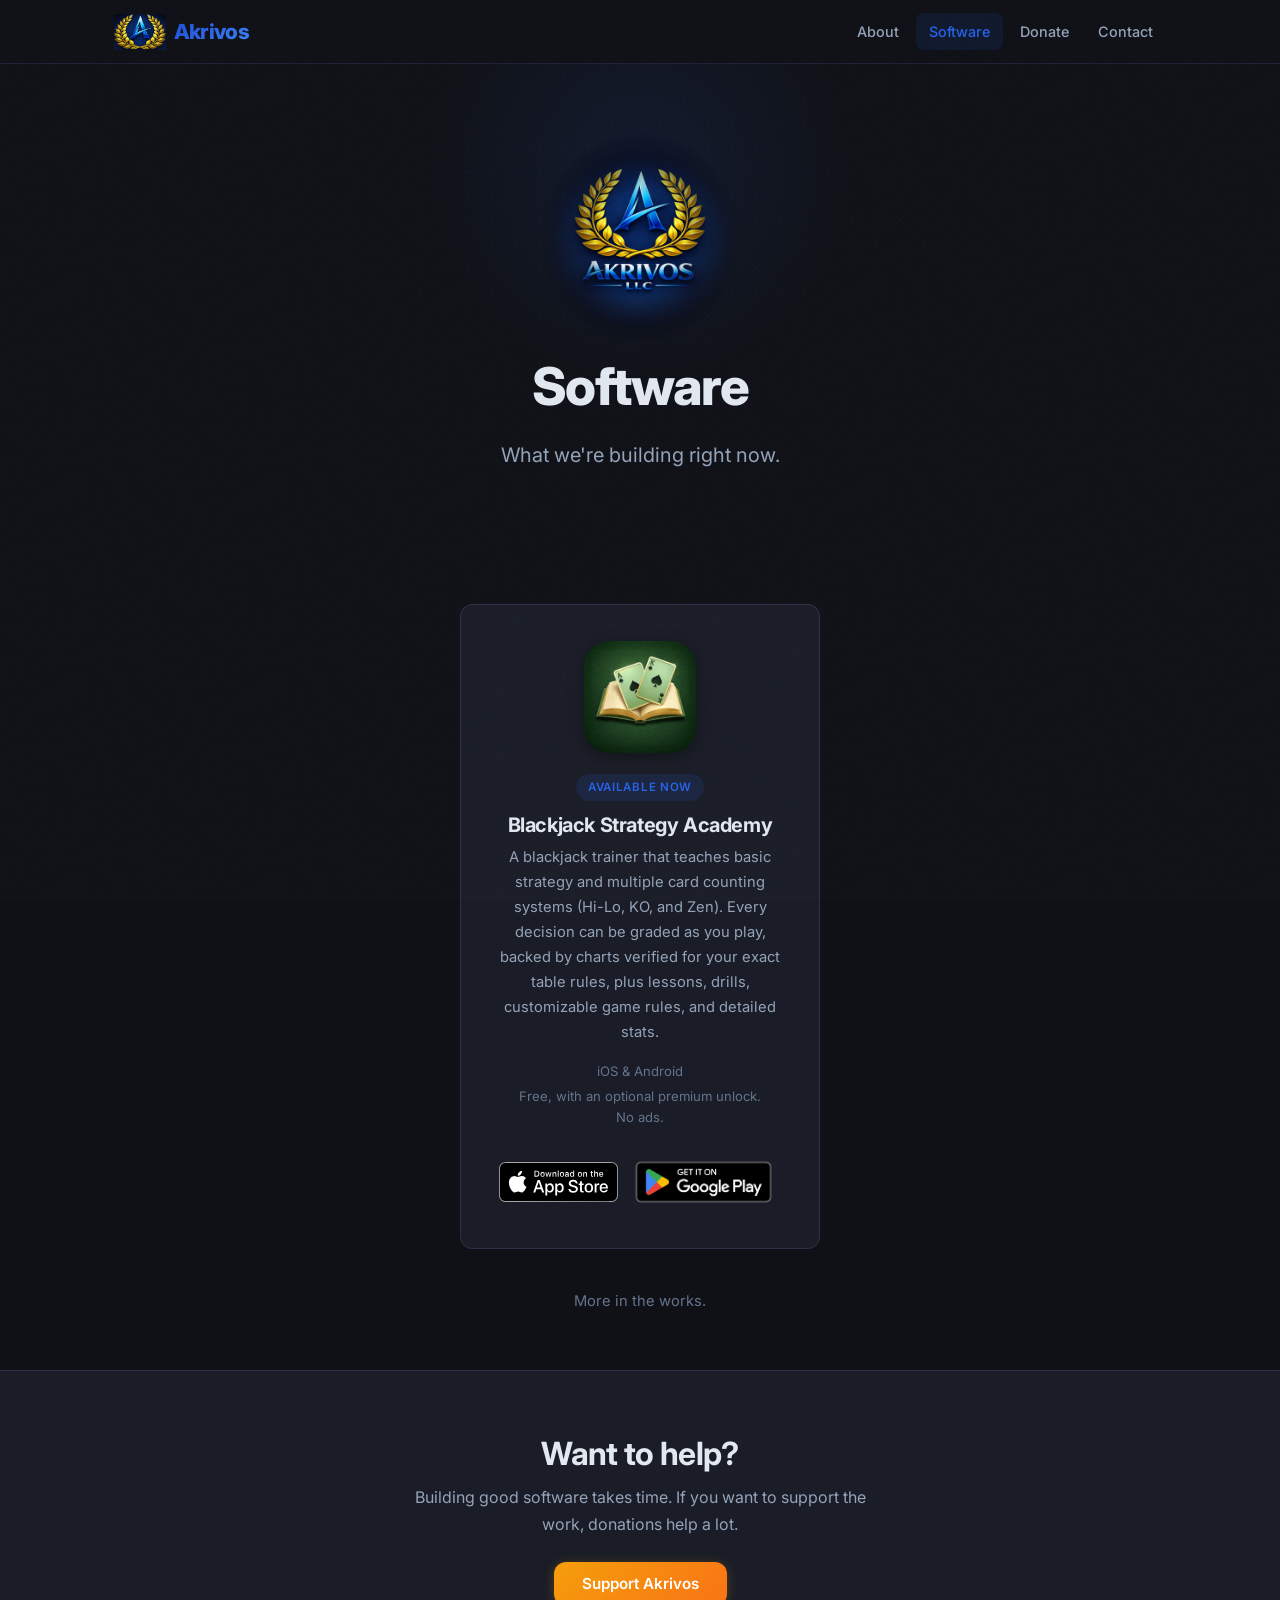
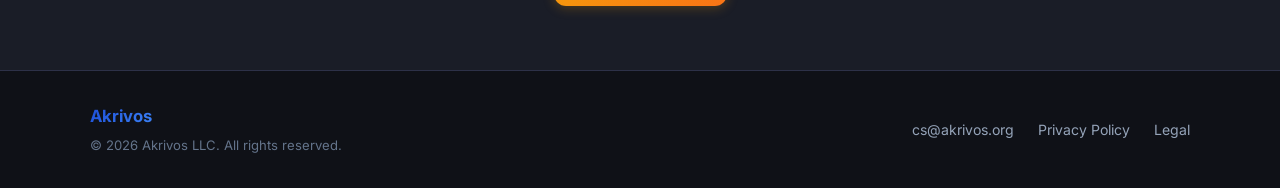
<file: software.html>
<!DOCTYPE html>
<html lang="en">
<head>
  <meta charset="UTF-8">
  <meta name="viewport" content="width=device-width, initial-scale=1.0">
  <title>Software - Akrivos</title>
  <meta name="description" content="Software by Akrivos. Blackjack Strategy Academy, a blackjack basic strategy and card counting trainer, is available now on iOS and Android.">
  <link rel="canonical" href="https://akrivos.org/software.html">
  <link rel="icon" type="image/png" href="assets/images/AkrivosLogoSmall_cropped_only_logo.png">
  <link rel="stylesheet" href="https://cdn.jsdelivr.net/npm/modern-normalize@3.0.1/modern-normalize.min.css">
  <link rel="stylesheet" href="assets/css/style.css">
</head>
<body>

  <nav class="site-nav">
    <div class="nav-container">
      <a href="index.html" class="nav-brand"><img src="assets/images/AkrivosLogoSmall_cropped_only_logo.png" alt="Akrivos" class="nav-logo"><span>Akrivos</span></a>
      <button class="nav-toggle" aria-label="Toggle navigation" aria-expanded="false">
        <svg class="icon-menu" viewBox="0 0 24 24"><line x1="3" y1="6" x2="21" y2="6"/><line x1="3" y1="12" x2="21" y2="12"/><line x1="3" y1="18" x2="21" y2="18"/></svg>
        <svg class="icon-close" viewBox="0 0 24 24"><line x1="18" y1="6" x2="6" y2="18"/><line x1="6" y1="6" x2="18" y2="18"/></svg>
      </button>
      <ul class="nav-links">
        <li><a href="about.html">About</a></li>
        <li><a href="software.html">Software</a></li>
        <li><a href="donate.html">Donate</a></li>
        <li><a href="contact.html">Contact</a></li>
      </ul>
    </div>
  </nav>

  <main>
    <section class="hero">
      <div class="container">
        <img src="assets/images/AkrivosLogoSmall.png" alt="Akrivos logo" class="hero-logo">
        <h1>Software</h1>
        <p class="tagline">What we're building right now.</p>
      </div>
    </section>

    <section class="section">
      <div class="container">
        <div class="products-grid">

          <article class="product-card">
            <img src="assets/images/blackjack-strategy-academy-icon-256.png" alt="Blackjack Strategy Academy app icon" class="product-app-icon" width="112" height="112">
            <span class="badge">Available Now</span>
            <h3>Blackjack Strategy Academy</h3>
            <p class="product-desc">A blackjack trainer that teaches basic strategy and multiple card counting systems (Hi-Lo, KO, and Zen). Every decision can be graded as you play, backed by charts verified for your exact table rules, plus lessons, drills, customizable game rules, and detailed stats.</p>
            <div class="platforms">iOS & Android</div>
            <div class="product-pricing">Free, with an optional premium unlock.<br>No ads.</div>
            <div class="store-badges">
              <a href="https://apps.apple.com/app/id6762059098" target="_blank" rel="noopener" aria-label="Download Blackjack Strategy Academy on the App Store"><img src="assets/images/badges/download-on-the-app-store.svg" alt="Download on the App Store" class="store-badge-apple"></a>
              <a href="https://play.google.com/store/apps/details?id=com.akrivos.blackjackacademy" target="_blank" rel="noopener" aria-label="Get Blackjack Strategy Academy on Google Play"><img src="assets/images/badges/get-it-on-google-play.png" alt="Get it on Google Play" class="store-badge-google"></a>
            </div>
          </article>

        </div>

        <p class="products-note">More in the works.</p>
      </div>
    </section>

    <section class="cta-banner">
      <h2>Want to help?</h2>
      <p>Building good software takes time. If you want to support the work, donations help a lot.</p>
      <a href="donate.html" class="btn btn-donate">Support Akrivos</a>
    </section>
  </main>

  <footer class="site-footer">
    <div class="footer-container">
      <div>
        <div class="footer-brand"><span>Akrivos</span></div>
        <p class="footer-text">&copy; 2026 Akrivos LLC. All rights reserved.</p>
      </div>
      <ul class="footer-links">
        <li><a href="mailto:cs@akrivos.org">cs@akrivos.org</a></li>
        <li><a href="privacy-policy.html">Privacy Policy</a></li>
        <li><a href="legal.html">Legal</a></li>
      </ul>
    </div>
  </footer>

  <script src="assets/js/main.js"></script>
</body>
</html>
</file>
<file: assets/css/style.css>
/* ============================================
   Akrivos - Custom Stylesheet
   Built on modern-normalize
   ============================================ */

/* Google Fonts */
@import url('https://fonts.googleapis.com/css2?family=Inter:wght@400;500;600;700;800&display=swap');

/* Design Tokens */
:root {
  /* Colors - blue palette */
  --brand: #2563eb;
  --brand-hover: #60a5fa;
  --brand-gradient: linear-gradient(135deg, #1d4ed8 0%, #3b82f6 100%);
  --bg: #0f1117;
  --bg-card: #1a1d27;
  --bg-elevated: #22253a;
  --text: #e2e8f0;
  --text-secondary: #94a3b8;
  --text-muted: #64748b;
  --border: #2d3148;
  --border-subtle: #1e2235;

  /* Sizing */
  --container: 1100px;
  --container-narrow: 800px;
  --container-xs: 640px;
  --nav-height: 64px;
  --radius: 12px;
  --radius-sm: 8px;

  /* Transitions */
  --ease: 0.2s ease;
}

/* Base Reset */
*, *::before, *::after {
  margin: 0;
  padding: 0;
}

html {
  scroll-behavior: smooth;
  -webkit-text-size-adjust: 100%;
}

body {
  background: var(--bg);
  color: var(--text);
  font-family: 'Inter', system-ui, -apple-system, sans-serif;
  font-size: 16px;
  line-height: 1.6;
  min-height: 100vh;
  display: flex;
  flex-direction: column;
  -webkit-font-smoothing: antialiased;
  -moz-osx-font-smoothing: grayscale;
}

/* Noise grain overlay */
body::after {
  content: '';
  position: fixed;
  inset: 0;
  z-index: 9999;
  pointer-events: none;
  opacity: 0.028;
  background-image: url("data:image/svg+xml,%3Csvg viewBox='0 0 256 256' xmlns='http://www.w3.org/2000/svg'%3E%3Cfilter id='noise'%3E%3CfeTurbulence type='fractalNoise' baseFrequency='0.9' numOctaves='4' stitchTiles='stitch'/%3E%3C/filter%3E%3Crect width='100%25' height='100%25' filter='url(%23noise)'/%3E%3C/svg%3E");
  background-repeat: repeat;
  background-size: 200px 200px;
}

main {
  flex: 1;
}

img, svg {
  display: block;
  max-width: 100%;
}

a {
  color: var(--brand);
  text-decoration: none;
  transition: color var(--ease);
}

a:hover {
  color: var(--brand-hover);
}

ul, ol {
  list-style: none;
}

/* Typography */
h1, h2, h3, h4, h5, h6 {
  color: var(--text);
  font-weight: 700;
  line-height: 1.2;
  letter-spacing: -0.02em;
}

h1 { font-size: clamp(2rem, 5vw, 3.25rem); font-weight: 800; letter-spacing: -0.03em; }
h2 { font-size: clamp(1.5rem, 3vw, 2rem); }
h3 { font-size: 1.15rem; }

p {
  color: var(--text-secondary);
  line-height: 1.7;
}

strong {
  color: var(--text);
  font-weight: 600;
}

/* Layout */
.container {
  width: 100%;
  max-width: var(--container);
  margin: 0 auto;
  padding: 0 1.5rem;
}

.container-narrow {
  max-width: var(--container-narrow);
  margin: 0 auto;
  padding: 0 1.5rem;
}

.container-xs {
  max-width: var(--container-xs);
  margin: 0 auto;
  padding: 0 1.5rem;
}

/* Navigation */
.site-nav {
  position: sticky;
  top: 0;
  z-index: 100;
  height: var(--nav-height);
  background: rgba(15, 17, 23, 0.88);
  backdrop-filter: blur(16px);
  -webkit-backdrop-filter: blur(16px);
  border-bottom: 1px solid var(--border-subtle);
}

.nav-container {
  max-width: var(--container);
  height: 100%;
  margin: 0 auto;
  padding: 0 1.5rem;
  display: flex;
  align-items: center;
  justify-content: space-between;
}

.nav-brand {
  display: flex;
  align-items: center;
  gap: 0.5rem;
  font-size: 1.3rem;
  font-weight: 800;
  letter-spacing: -0.03em;
  color: var(--text);
  text-decoration: none;
}

.nav-logo {
  height: 36px;
  width: auto;
  mask-image: radial-gradient(ellipse 95% 95% at center, black 40%, transparent 100%);
  -webkit-mask-image: radial-gradient(ellipse 95% 95% at center, black 40%, transparent 100%);
}

.nav-brand:hover {
  color: var(--text);
  opacity: 0.85;
}

.nav-brand span {
  background: var(--brand-gradient);
  -webkit-background-clip: text;
  -webkit-text-fill-color: transparent;
  background-clip: text;
}

.nav-links {
  display: flex;
  align-items: center;
  gap: 0.25rem;
}

.nav-links li {
  display: flex;
}

.nav-links a {
  padding: 0.45rem 0.8rem;
  color: var(--text-secondary);
  font-size: 0.9rem;
  font-weight: 500;
  border-radius: var(--radius-sm);
  transition: color var(--ease), background var(--ease);
}

.nav-links a:hover {
  color: var(--text);
  background: rgba(37, 99, 235, 0.08);
}

.nav-links a[aria-current="page"] {
  color: var(--brand);
  background: rgba(37, 99, 235, 0.1);
}

/* Hamburger */
.nav-toggle {
  display: none;
  background: none;
  border: none;
  cursor: pointer;
  padding: 0.4rem;
  color: var(--text);
  line-height: 0;
}

.nav-toggle svg {
  width: 22px;
  height: 22px;
  stroke: currentColor;
  stroke-width: 2;
  stroke-linecap: round;
  fill: none;
}

.nav-toggle .icon-close { display: none; }
.nav-toggle.active .icon-menu { display: none; }
.nav-toggle.active .icon-close { display: block; }

/* Hero Sections */
.hero {
  position: relative;
  padding: 4rem 1.5rem 2.5rem;
  text-align: center;
  overflow: hidden;
}

/* Dot grid pattern behind hero */
.hero::before {
  content: '';
  position: absolute;
  inset: 0;
  background-image:
    radial-gradient(circle, rgba(37, 99, 235, 0.08) 1px, transparent 1px);
  background-size: 24px 24px;
  mask-image: radial-gradient(ellipse 60% 70% at 50% 30%, black 20%, transparent 70%);
  -webkit-mask-image: radial-gradient(ellipse 60% 70% at 50% 30%, black 20%, transparent 70%);
  pointer-events: none;
  z-index: 0;
}

/* Blue glow behind hero heading */
.hero::after {
  content: '';
  position: absolute;
  top: -30%;
  left: 50%;
  transform: translateX(-50%);
  width: 500px;
  height: 500px;
  background: radial-gradient(circle, rgba(37, 99, 235, 0.1) 0%, transparent 60%);
  pointer-events: none;
  z-index: 0;
}

.hero > * {
  position: relative;
  z-index: 1;
}

.hero h1 {
  margin-bottom: 1.25rem;
}

.hero .tagline {
  font-size: clamp(1.05rem, 2.2vw, 1.25rem);
  color: var(--text-secondary);
  max-width: 580px;
  margin: 0 auto 2.25rem;
  line-height: 1.7;
}

.hero-home h1 span {
  background: var(--brand-gradient);
  -webkit-background-clip: text;
  -webkit-text-fill-color: transparent;
  background-clip: text;
}

/* Buttons */
.btn {
  display: inline-flex;
  align-items: center;
  justify-content: center;
  padding: 0.7rem 1.75rem;
  font-family: inherit;
  font-size: 0.95rem;
  font-weight: 600;
  text-decoration: none;
  border: none;
  border-radius: var(--radius);
  cursor: pointer;
  transition: transform var(--ease), box-shadow var(--ease), background var(--ease);
  line-height: 1.4;
}

.btn:active {
  transform: scale(0.98);
}

.btn-primary {
  background: var(--brand-gradient);
  color: #fff;
  box-shadow: 0 2px 12px rgba(37, 99, 235, 0.3);
}

.btn-primary:hover {
  color: #fff;
  transform: translateY(-1px);
  box-shadow: 0 4px 20px rgba(37, 99, 235, 0.4);
}

.btn-outline {
  background: transparent;
  color: var(--brand);
  box-shadow: inset 0 0 0 1.5px var(--brand);
}

.btn-outline:hover {
  color: var(--brand-hover);
  background: rgba(37, 99, 235, 0.06);
  box-shadow: inset 0 0 0 1.5px var(--brand-hover);
  transform: translateY(-1px);
}

.btn-donate {
  background: linear-gradient(135deg, #f59e0b 0%, #f97316 100%);
  color: #fff;
  box-shadow: 0 2px 12px rgba(245, 158, 11, 0.25);
}

.btn-donate:hover {
  color: #fff;
  transform: translateY(-1px);
  box-shadow: 0 4px 20px rgba(245, 158, 11, 0.35);
}

.btn-lg {
  padding: 0.85rem 2.25rem;
  font-size: 1.05rem;
}

/* Sections */
.section {
  padding: 3.5rem 1.5rem;
}

.section-alt {
  background: var(--bg-card);
  position: relative;
}

/* Diagonal line texture on alt sections */
.section-alt::before {
  content: '';
  position: absolute;
  inset: 0;
  background-image: repeating-linear-gradient(
    -45deg,
    transparent,
    transparent 40px,
    rgba(37, 99, 235, 0.02) 40px,
    rgba(37, 99, 235, 0.02) 41px
  );
  pointer-events: none;
}

.section-alt > * {
  position: relative;
}

.section-header {
  text-align: center;
  margin-bottom: 3rem;
}

.section-header h2 {
  margin-bottom: 0.75rem;
}

.section-header p {
  max-width: 520px;
  margin: 0 auto;
}

/* Feature Cards */
.features-grid {
  display: grid;
  grid-template-columns: repeat(3, 1fr);
  gap: 1.25rem;
}

.feature-card {
  background: var(--bg-card);
  border: 1px solid var(--border);
  border-radius: var(--radius);
  padding: 1.75rem;
  transition: transform var(--ease), box-shadow var(--ease), border-color var(--ease);
  position: relative;
  overflow: hidden;
}

/* Top edge highlight on cards */
.feature-card::before {
  content: '';
  position: absolute;
  top: 0;
  left: 0;
  right: 0;
  height: 1px;
  background: linear-gradient(90deg, transparent, rgba(37, 99, 235, 0.3), transparent);
  opacity: 0;
  transition: opacity var(--ease);
}

.feature-card:hover::before {
  opacity: 1;
}

.section-alt .feature-card {
  background: var(--bg-elevated);
}

.feature-card:hover {
  transform: translateY(-3px);
  box-shadow: 0 8px 30px rgba(0, 0, 0, 0.25);
  border-color: rgba(37, 99, 235, 0.2);
}

.feature-icon {
  display: inline-flex;
  align-items: center;
  justify-content: center;
  width: 40px;
  height: 40px;
  border-radius: 10px;
  background: rgba(37, 99, 235, 0.08);
  margin-bottom: 1rem;
  color: var(--brand);
}

.feature-icon svg {
  width: 20px;
  height: 20px;
  stroke: currentColor;
  stroke-width: 1.75;
  fill: none;
  stroke-linecap: round;
  stroke-linejoin: round;
}

.feature-card h3 {
  margin-bottom: 0.5rem;
}

.feature-card p {
  font-size: 0.9rem;
  line-height: 1.65;
}

/* Product Cards (Software page) */
.products-grid {
  display: grid;
  grid-template-columns: repeat(auto-fill, minmax(300px, 1fr));
  gap: 1.5rem;
  max-width: 960px;
  margin: 0 auto;
  justify-content: center;
}

.products-grid:has(> :only-child) {
  grid-template-columns: minmax(280px, 360px);
  justify-content: center;
}

.product-card {
  background: var(--bg-card);
  border: 1px solid var(--border);
  border-radius: var(--radius);
  padding: 2.25rem 2rem;
  text-align: center;
  transition: transform var(--ease), box-shadow var(--ease), border-color var(--ease);
  position: relative;
  overflow: hidden;
}

.product-card::before {
  content: '';
  position: absolute;
  top: 0;
  left: 0;
  right: 0;
  height: 1px;
  background: linear-gradient(90deg, transparent, rgba(37, 99, 235, 0.3), transparent);
  opacity: 0;
  transition: opacity var(--ease);
}

.product-card:hover::before {
  opacity: 1;
}

.product-card:hover {
  transform: translateY(-3px);
  box-shadow: 0 8px 30px rgba(0, 0, 0, 0.25), 0 0 40px rgba(37, 99, 235, 0.06);
  border-color: rgba(37, 99, 235, 0.2);
}

.product-icon {
  display: inline-flex;
  align-items: center;
  justify-content: center;
  width: 68px;
  height: 68px;
  border-radius: 16px;
  background: var(--brand-gradient);
  color: #fff;
  margin-bottom: 1.25rem;
  box-shadow: 0 4px 16px rgba(37, 99, 235, 0.2);
}

.product-icon svg {
  width: 30px;
  height: 30px;
  stroke: #fff;
}

.product-card h3 {
  margin-bottom: 0.5rem;
  font-size: 1.25rem;
}

.product-card .product-desc {
  font-size: 0.92rem;
  line-height: 1.7;
  margin-bottom: 1rem;
}

.product-card .platforms {
  font-size: 0.82rem;
  color: var(--text-muted);
  margin-top: 0.75rem;
}

.product-card .product-pricing {
  font-size: 0.82rem;
  color: var(--text-muted);
  margin-top: 0.25rem;
}

/* Released app icon (replaces the placeholder .product-icon on released entries) */
.product-app-icon {
  width: 112px;
  height: 112px;
  border-radius: 25px; /* ~22% of size, matches modern app-icon corner rounding */
  margin: 0 auto 1.25rem;
  box-shadow: 0 4px 16px rgba(0, 0, 0, 0.35);
}

/* Store badges - official Apple / Google artwork, unmodified */
.store-badges {
  display: flex;
  align-items: center;
  justify-content: center;
  flex-wrap: wrap;
  gap: 0.5rem;
  margin-top: 1.5rem;
}

.store-badges a {
  display: inline-flex;
  line-height: 0;
  transition: opacity var(--ease);
}

.store-badges a:hover {
  opacity: 0.85;
}

/* Apple badge: 40px is Apple's minimum height */
.store-badge-apple {
  height: 40px;
  width: auto;
}

/* Google badge PNG includes built-in clear space; 60px total puts its visible badge at 40px to match Apple */
.store-badge-google {
  height: 60px;
  width: auto;
}

.products-note {
  text-align: center;
  color: var(--text-muted);
  margin-top: 2.5rem;
  font-size: 0.92rem;
}

/* Badge */
.badge {
  display: inline-block;
  padding: 0.25rem 0.75rem;
  font-size: 0.72rem;
  font-weight: 600;
  text-transform: uppercase;
  letter-spacing: 0.06em;
  border-radius: 50px;
  background: rgba(37, 99, 235, 0.12);
  color: var(--brand);
  margin-bottom: 0.75rem;
}

.badge-amber {
  background: rgba(245, 158, 11, 0.12);
  color: #f59e0b;
}

/* Legal / Policy Content */
.legal-content {
  max-width: var(--container-narrow);
  margin: 0 auto;
  padding: 0 1.5rem;
}

.legal-content h2 {
  margin-top: 2.5rem;
  margin-bottom: 0.75rem;
  padding-top: 2rem;
  border-top: 1px solid var(--border);
  font-size: 1.3rem;
}

.legal-content h2:first-child {
  border-top: none;
  padding-top: 0;
  margin-top: 0;
}

.legal-content h3 {
  margin-top: 1.75rem;
  margin-bottom: 0.5rem;
  font-size: 1.05rem;
}

.legal-content p {
  margin-bottom: 1rem;
  line-height: 1.8;
  font-size: 0.95rem;
}

.legal-content ul,
.legal-content ol {
  list-style: disc;
  padding-left: 1.5rem;
  margin-bottom: 1rem;
}

.legal-content ol {
  list-style: decimal;
}

.legal-content li {
  color: var(--text-secondary);
  margin-bottom: 0.4rem;
  font-size: 0.95rem;
  line-height: 1.75;
}

.legal-content a {
  word-break: break-word;
}

/* About Page */
.about-content {
  max-width: 720px;
  margin: 0 auto;
  padding: 0 1.5rem;
}

.hero-logo {
  display: block;
  height: 220px;
  width: auto;
  margin: 0 auto 0.5rem;
  mask-image: radial-gradient(ellipse 75% 80% at center, black 25%, transparent 60%);
  -webkit-mask-image: radial-gradient(ellipse 75% 80% at center, black 25%, transparent 60%);
}

.hero-banner {
  display: block;
  width: 100%;
  max-width: 560px;
  height: auto;
  margin: 0 auto 1rem;
  mask-image: radial-gradient(ellipse 80% 75% at center, black 35%, rgba(0,0,0,0.55) 50%, transparent 60%);
  -webkit-mask-image: radial-gradient(ellipse 80% 75% at center, black 35%, rgba(0,0,0,0.55) 50%, transparent 60%);
}

.about-content p {
  font-size: 1.02rem;
  line-height: 1.85;
  margin-bottom: 1.25rem;
}

.about-content h2 {
  margin-top: 2.75rem;
  margin-bottom: 0.75rem;
  font-size: 1.4rem;
}

.about-highlight {
  background: var(--bg-card);
  border-left: 3px solid var(--brand);
  padding: 1.25rem 1.75rem;
  border-radius: 0 var(--radius-sm) var(--radius-sm) 0;
  margin: 1.75rem 0;
}

.about-highlight p {
  margin: 0;
  font-size: 1.08rem;
  color: var(--text);
  font-weight: 500;
  line-height: 1.7;
}

/* Donate Page */
.donate-hero {
  padding-bottom: 1.5rem;
}

.donate-content {
  text-align: center;
  max-width: var(--container-xs);
  margin: 0 auto;
  padding: 0 1.5rem;
}

.donate-content p {
  font-size: 1.02rem;
  margin-bottom: 1.25rem;
}

.donate-card {
  background: var(--bg-card);
  border: 1px solid var(--border);
  border-radius: var(--radius);
  padding: 2.5rem 2rem;
  text-align: center;
  box-shadow: 0 4px 24px rgba(0, 0, 0, 0.2);
  position: relative;
  overflow: hidden;
}

.donate-card::before {
  content: '';
  position: absolute;
  top: 0;
  left: 0;
  right: 0;
  height: 1px;
  background: linear-gradient(90deg, transparent, rgba(245, 158, 11, 0.4), transparent);
}

.donate-card h3 {
  margin-bottom: 0.75rem;
}

.donate-card p {
  margin-bottom: 1.75rem;
}

/* Contact Page */
.contact-content {
  max-width: 560px;
  margin: 0 auto;
  text-align: center;
  padding: 0 1.5rem;
}

.contact-content p {
  font-size: 1.02rem;
  margin-bottom: 1.75rem;
}

.contact-email {
  display: inline-flex;
  align-items: center;
  gap: 0.6rem;
  background: var(--bg-card);
  border: 1px solid var(--border);
  border-radius: var(--radius);
  padding: 1rem 1.75rem;
  font-size: 1.1rem;
  font-weight: 600;
  color: var(--brand);
  transition: all var(--ease);
}

.contact-email svg {
  display: inline-block;
  width: 20px;
  height: 20px;
  flex-shrink: 0;
}

.contact-email:hover {
  color: var(--brand-hover);
  background: var(--bg-elevated);
  border-color: var(--brand);
  box-shadow: 0 0 30px rgba(37, 99, 235, 0.1);
}

/* CTA Banner */
.cta-banner {
  text-align: center;
  padding: 4rem 1.5rem;
  background: var(--bg-card);
  border-top: 1px solid var(--border);
}

.cta-banner h2 {
  margin-bottom: 0.65rem;
}

.cta-banner p {
  margin-bottom: 1.5rem;
  max-width: 480px;
  margin-left: auto;
  margin-right: auto;
}

/* Footer */
.site-footer {
  border-top: 1px solid var(--border);
  padding: 2rem 1.5rem;
}

.footer-container {
  max-width: var(--container);
  margin: 0 auto;
  display: flex;
  align-items: center;
  justify-content: space-between;
  gap: 1.5rem;
  flex-wrap: wrap;
}

.footer-brand {
  font-weight: 700;
  font-size: 1.05rem;
  color: var(--text);
  margin-bottom: 0.25rem;
}

.footer-brand span {
  background: var(--brand-gradient);
  -webkit-background-clip: text;
  -webkit-text-fill-color: transparent;
  background-clip: text;
}

.footer-text {
  color: var(--text-muted);
  font-size: 0.82rem;
}

.footer-links {
  display: flex;
  align-items: center;
  gap: 1.5rem;
}

.footer-links a {
  color: var(--text-secondary);
  font-size: 0.88rem;
  transition: color var(--ease);
}

.footer-links a:hover {
  color: var(--text);
}

/* Responsive */
@media (max-width: 900px) {
  .features-grid {
    grid-template-columns: 1fr 1fr;
  }
}

@media (max-width: 768px) {
  .nav-toggle {
    display: block;
  }

  .nav-links {
    display: none;
    position: absolute;
    top: var(--nav-height);
    left: 0;
    right: 0;
    flex-direction: column;
    background: rgba(15, 17, 23, 0.97);
    backdrop-filter: blur(16px);
    -webkit-backdrop-filter: blur(16px);
    border-bottom: 1px solid var(--border);
    padding: 0.5rem 1.5rem 1rem;
  }

  .nav-links.open {
    display: flex;
  }

  .nav-links a {
    padding: 0.65rem 0.5rem;
    width: 100%;
    font-size: 0.95rem;
  }

  .hero {
    padding: 3.5rem 1.5rem 3rem;
  }

  .section {
    padding: 3.5rem 1.5rem;
  }

  .cta-banner {
    padding: 3rem 1.5rem;
  }

  .features-grid {
    grid-template-columns: 1fr;
    gap: 1rem;
  }

  .products-grid {
    grid-template-columns: 1fr;
  }

  .footer-container {
    flex-direction: column;
    align-items: center;
    text-align: center;
  }

  .footer-links {
    flex-wrap: wrap;
    justify-content: center;
    gap: 1rem;
  }
}

@media (max-width: 480px) {
  .hero h1 {
    font-size: 1.75rem;
  }

  .hero .tagline {
    font-size: 0.95rem;
  }

  .btn-lg {
    padding: 0.75rem 1.75rem;
    font-size: 0.95rem;
  }

  .feature-card {
    padding: 1.25rem;
  }
}
</file>
